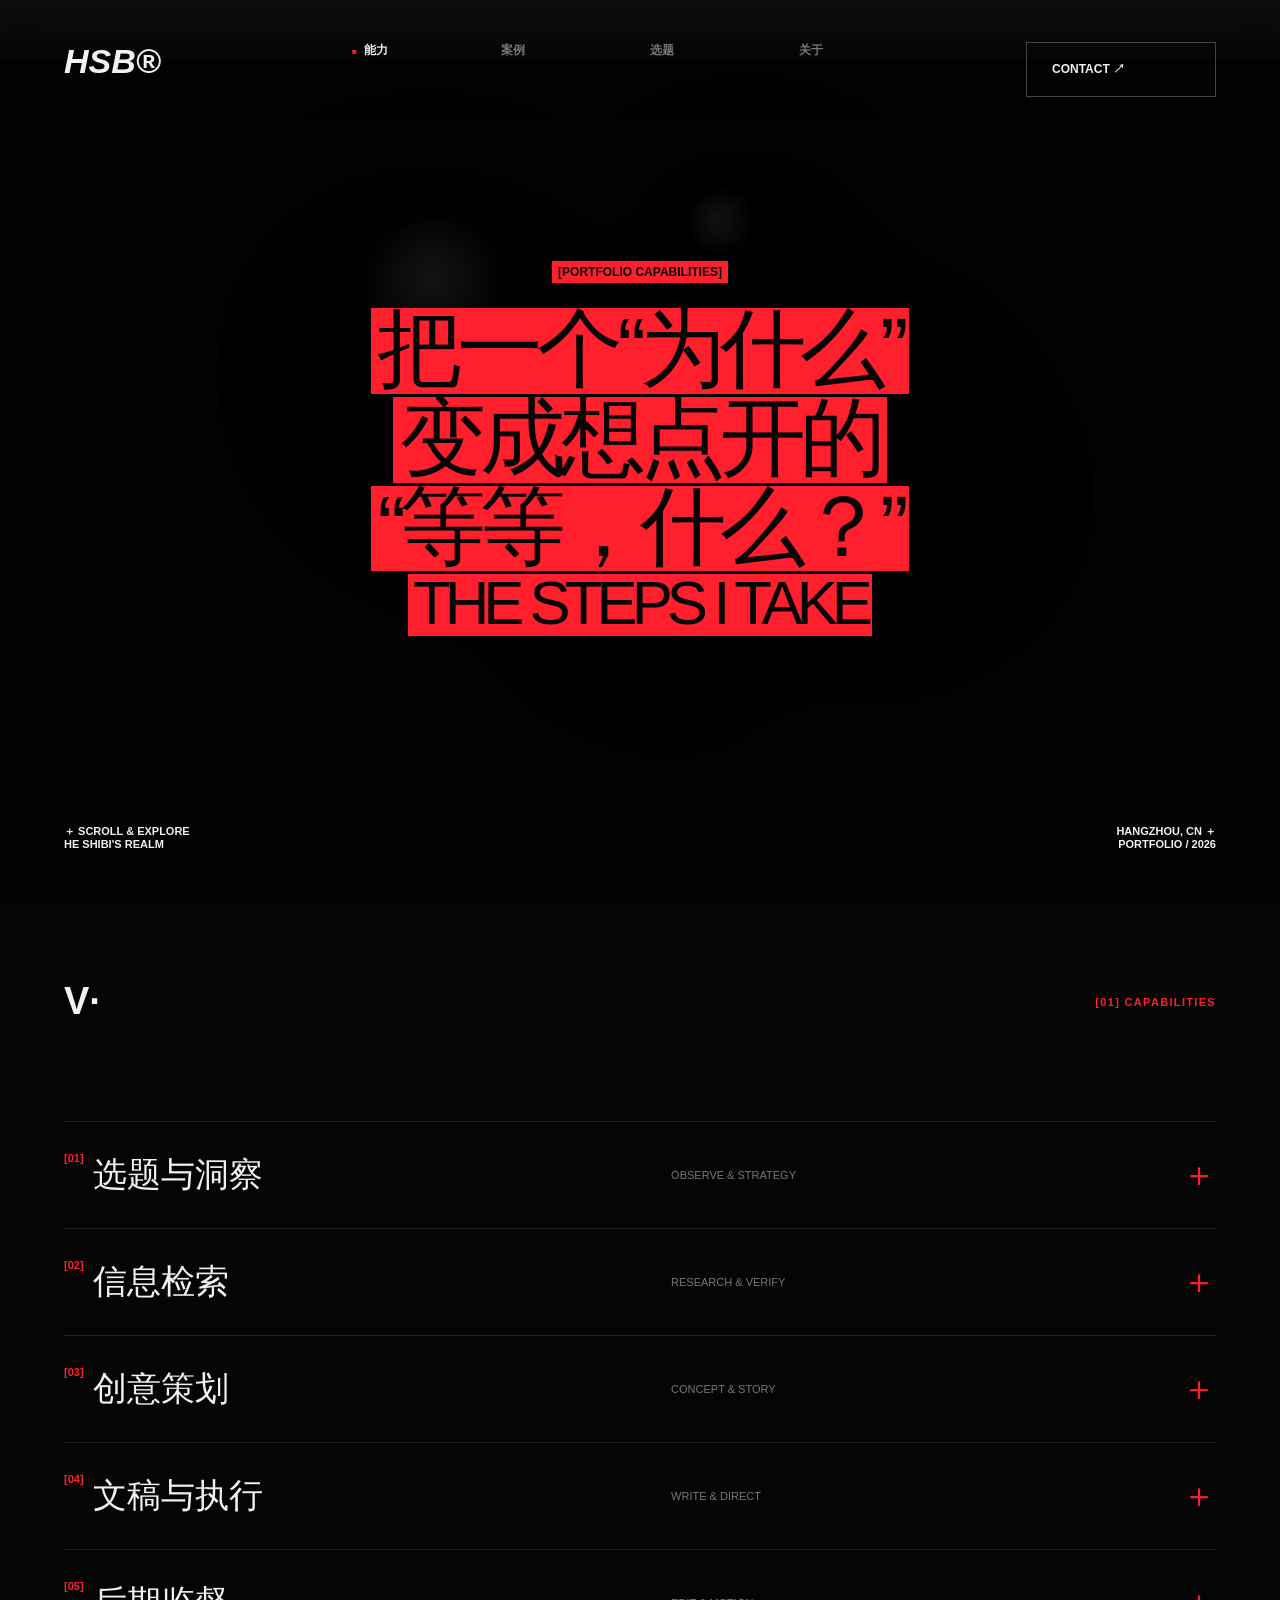
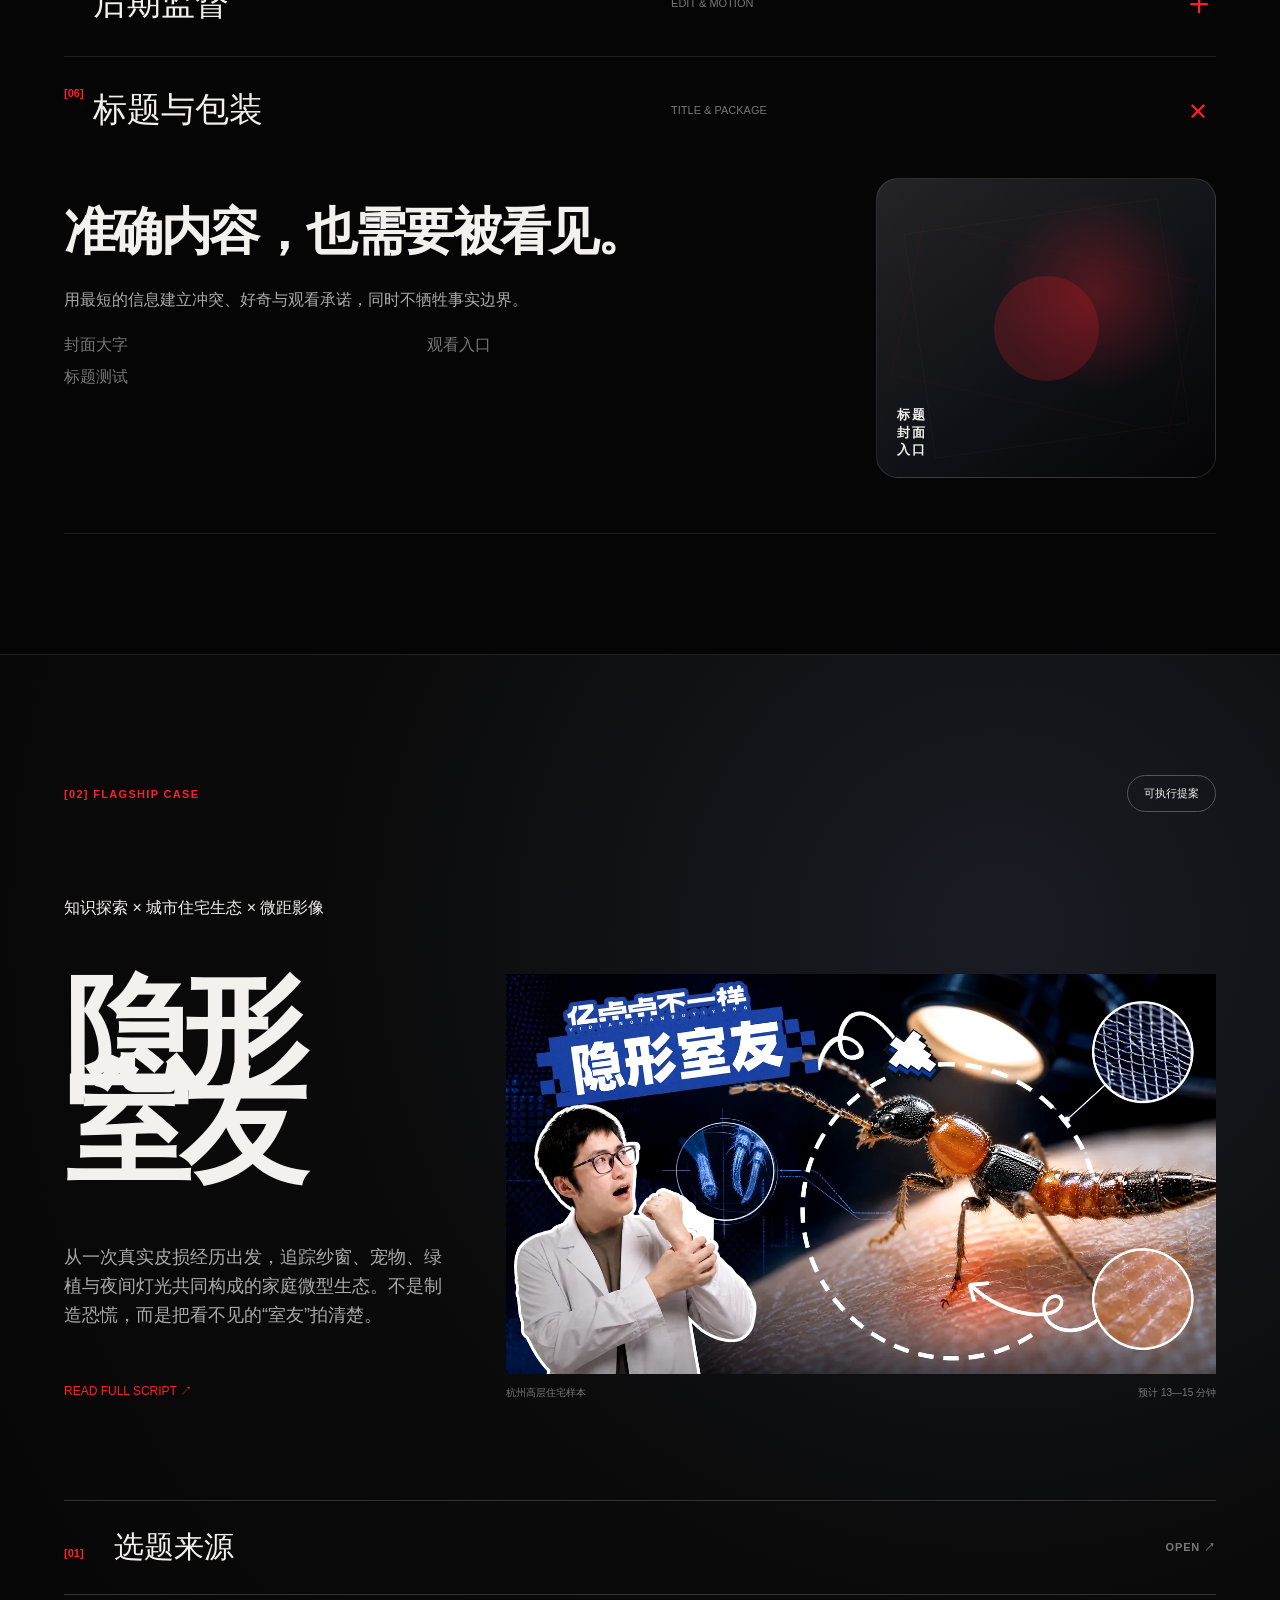
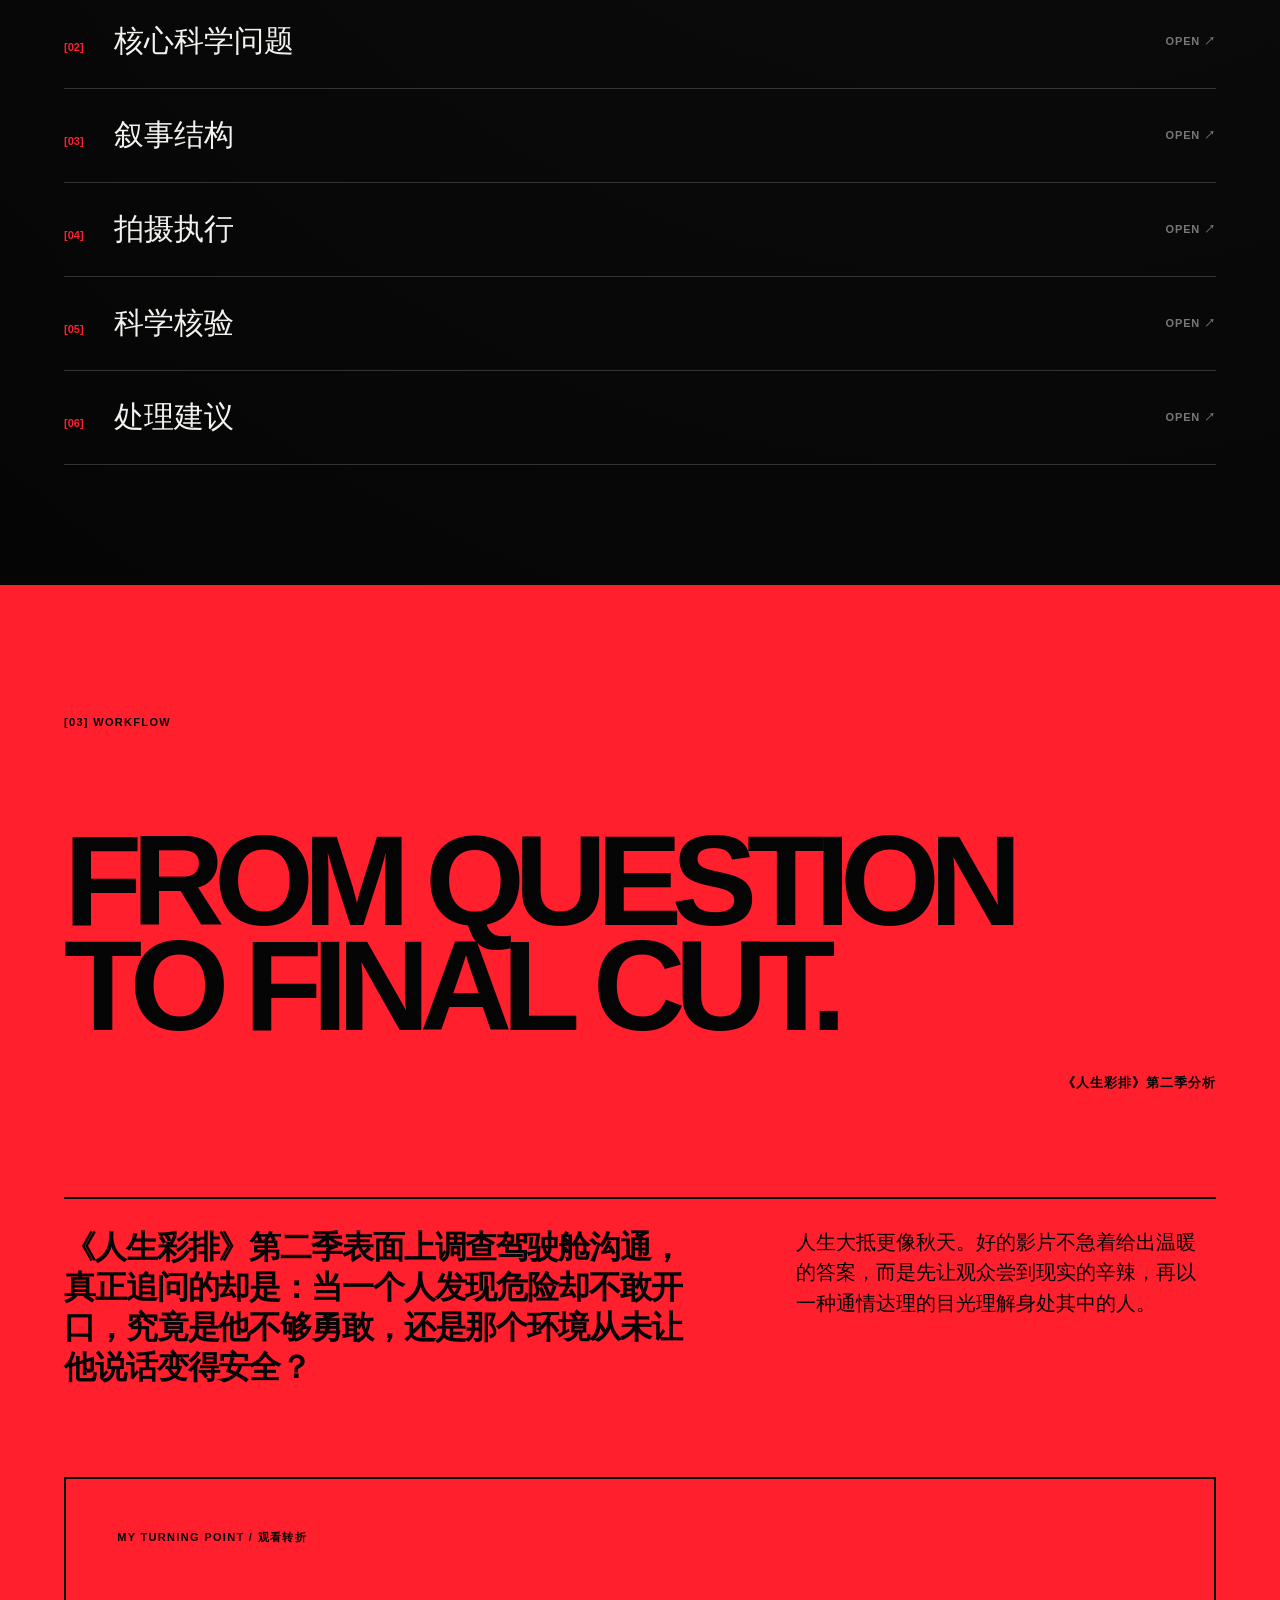
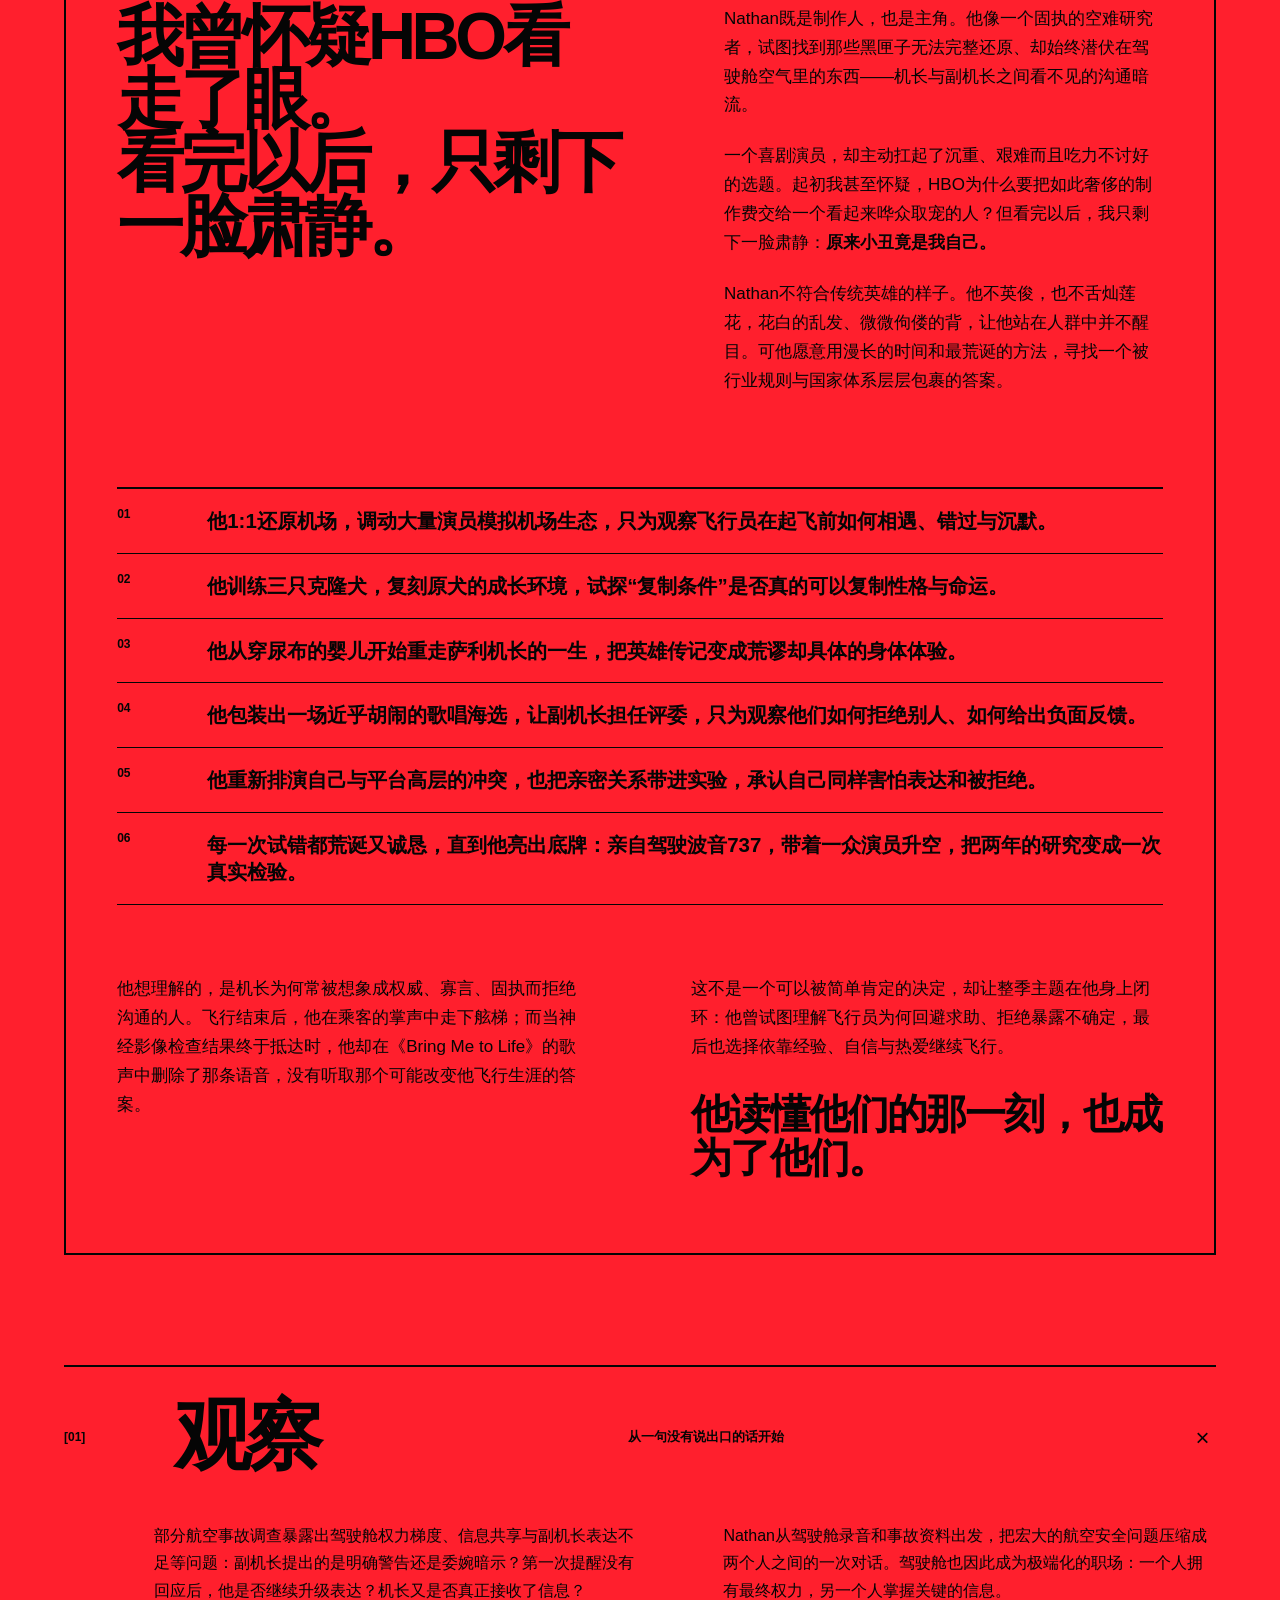
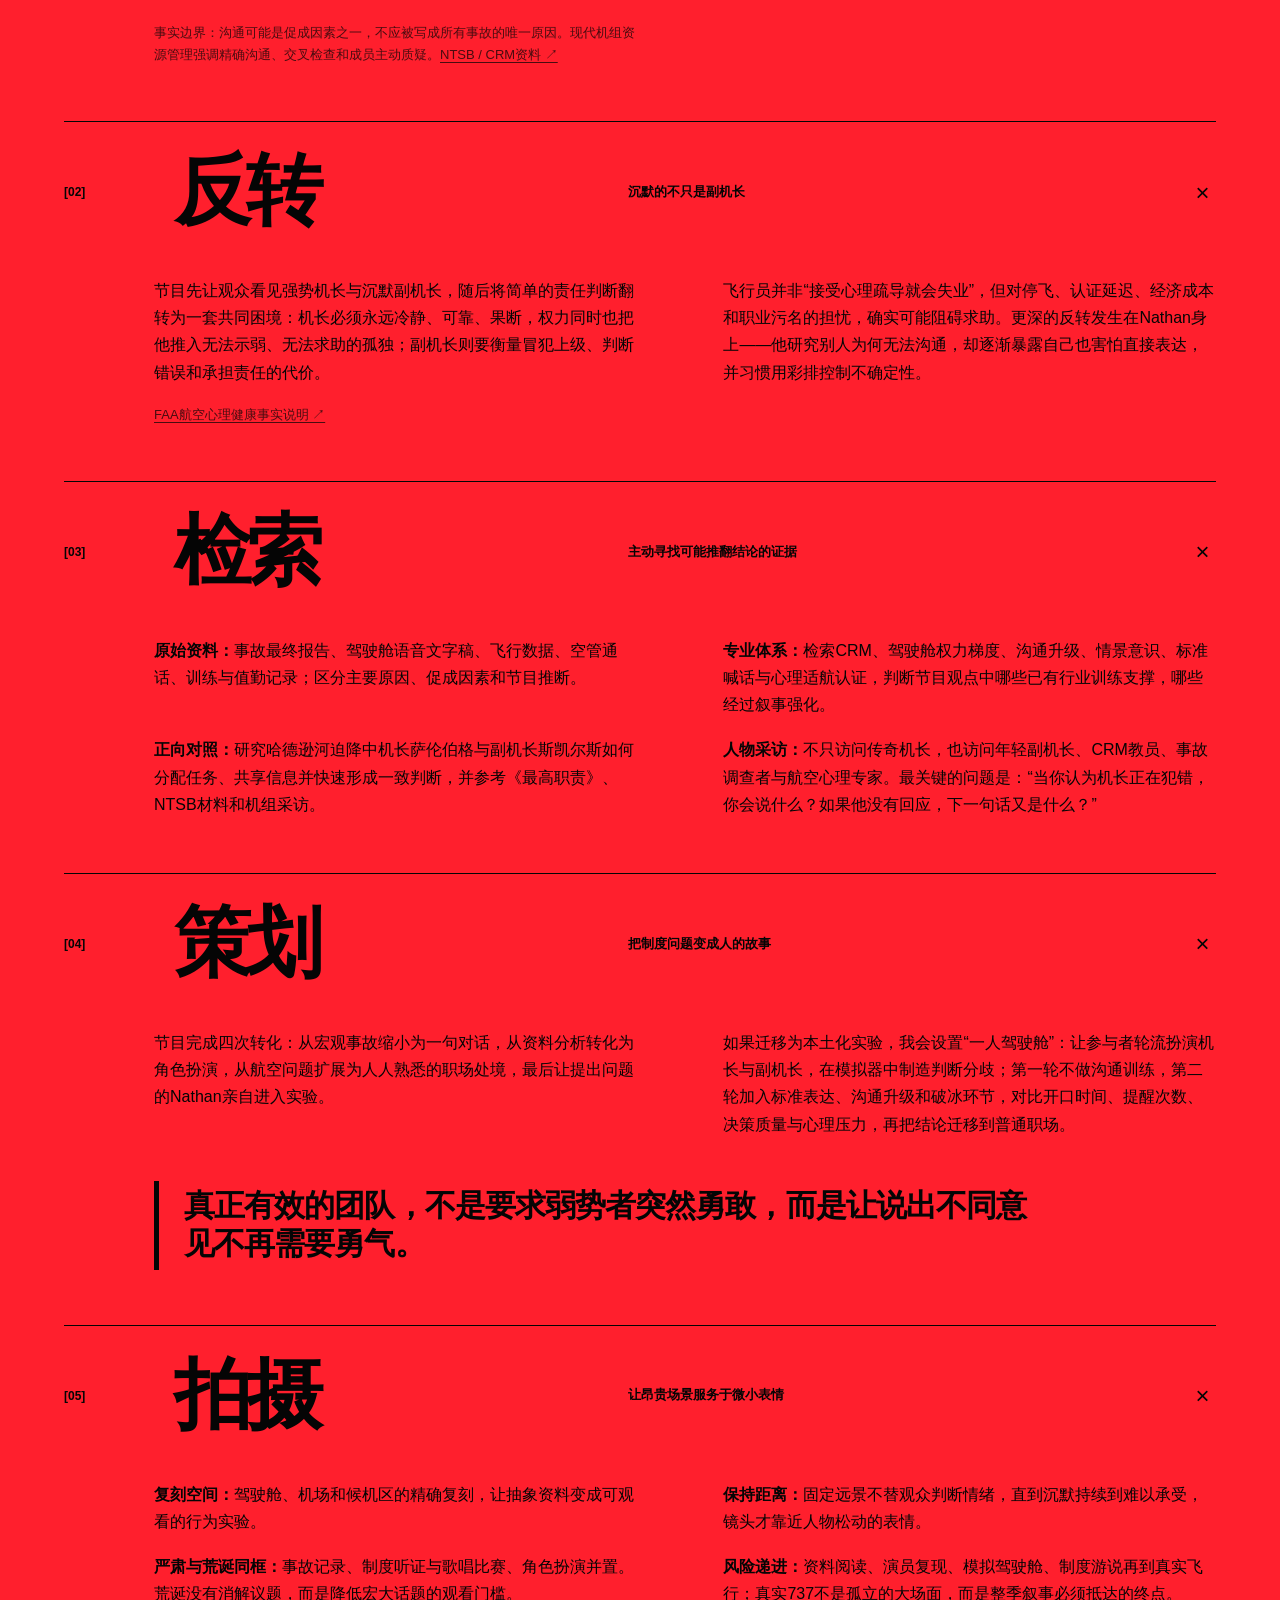
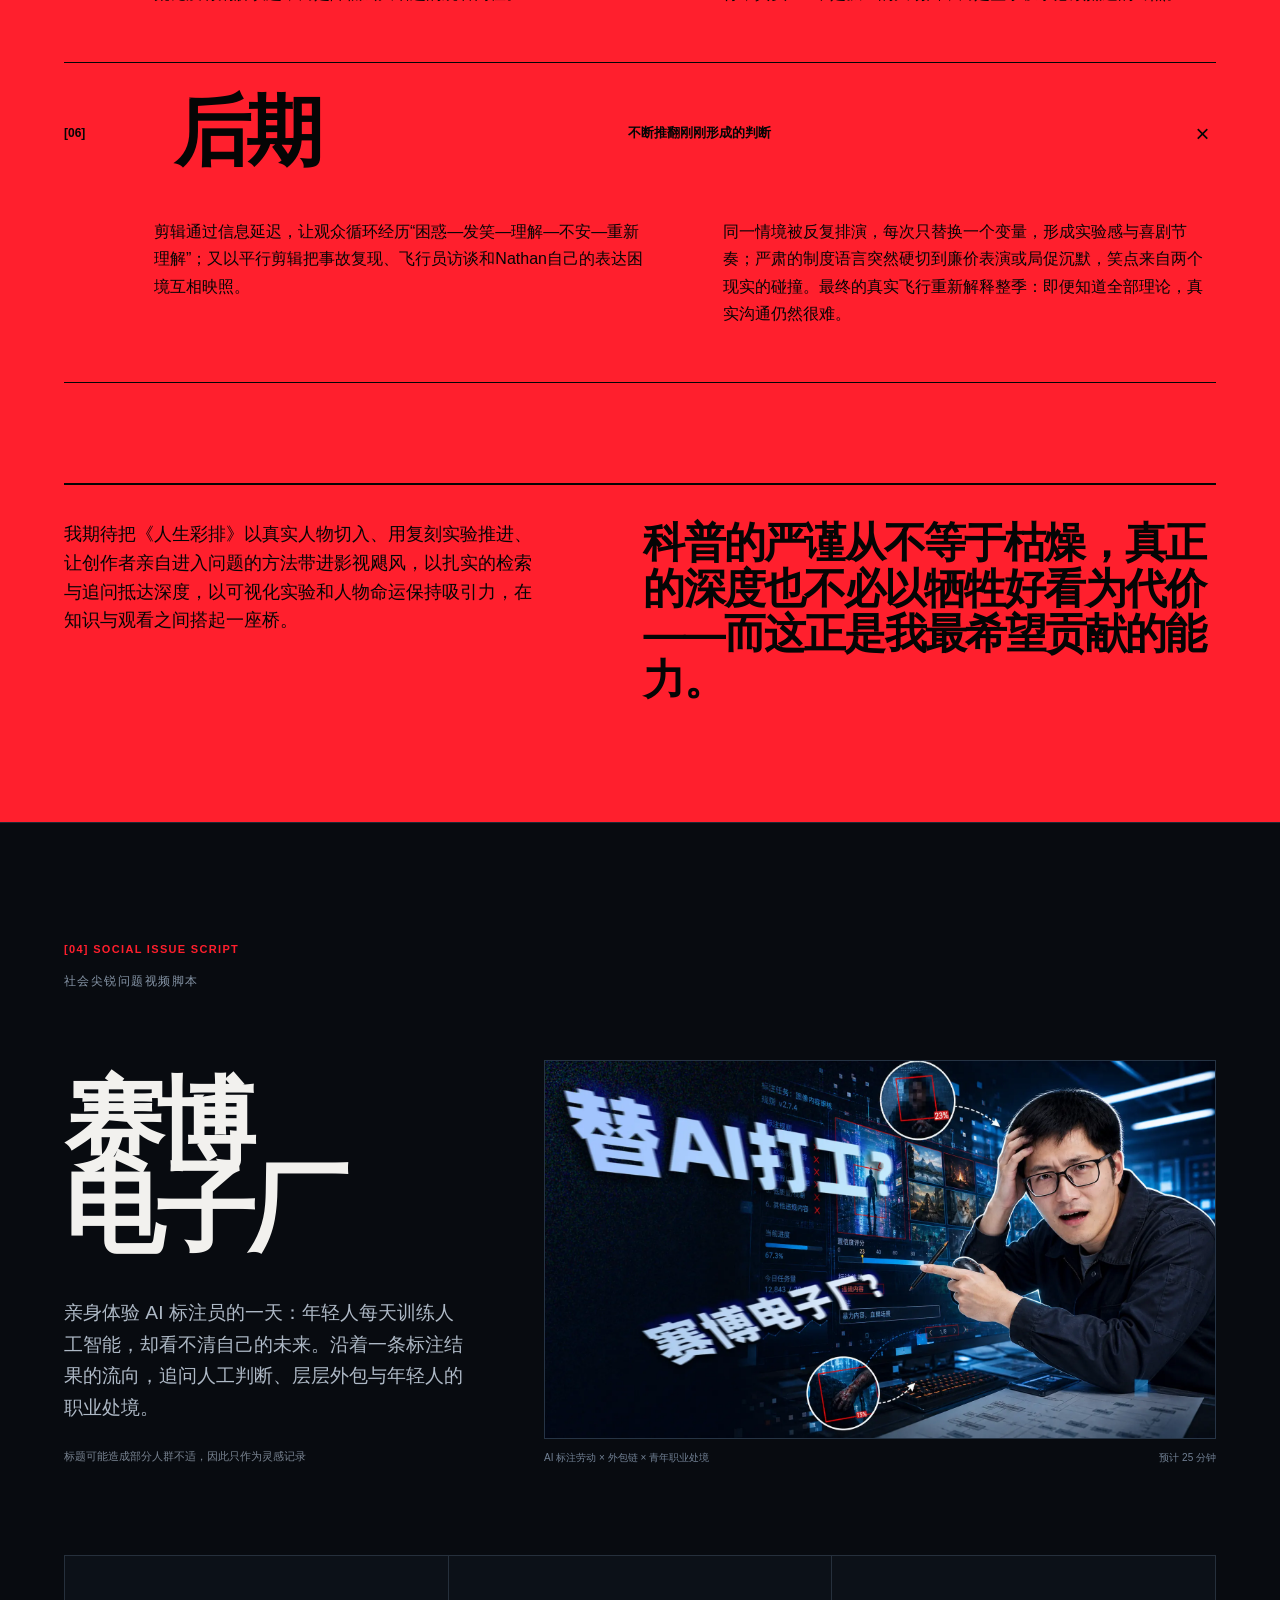
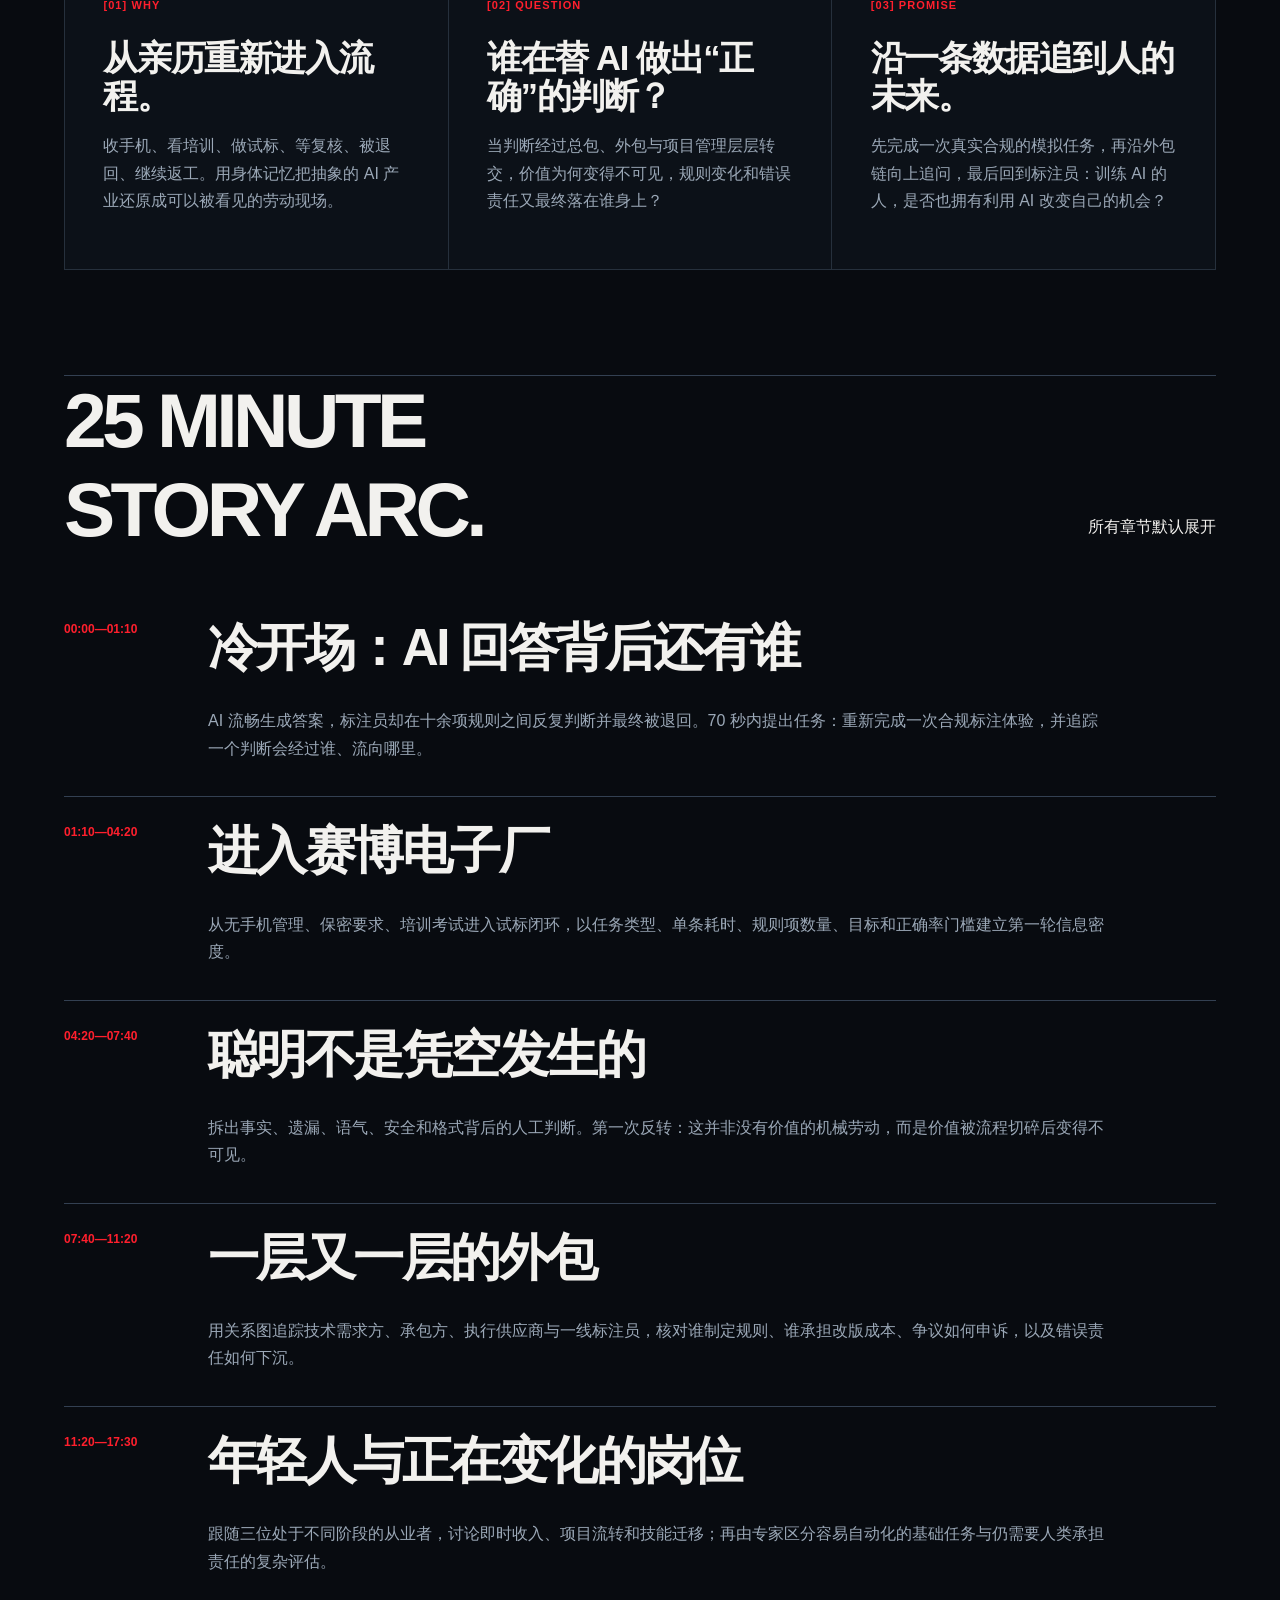
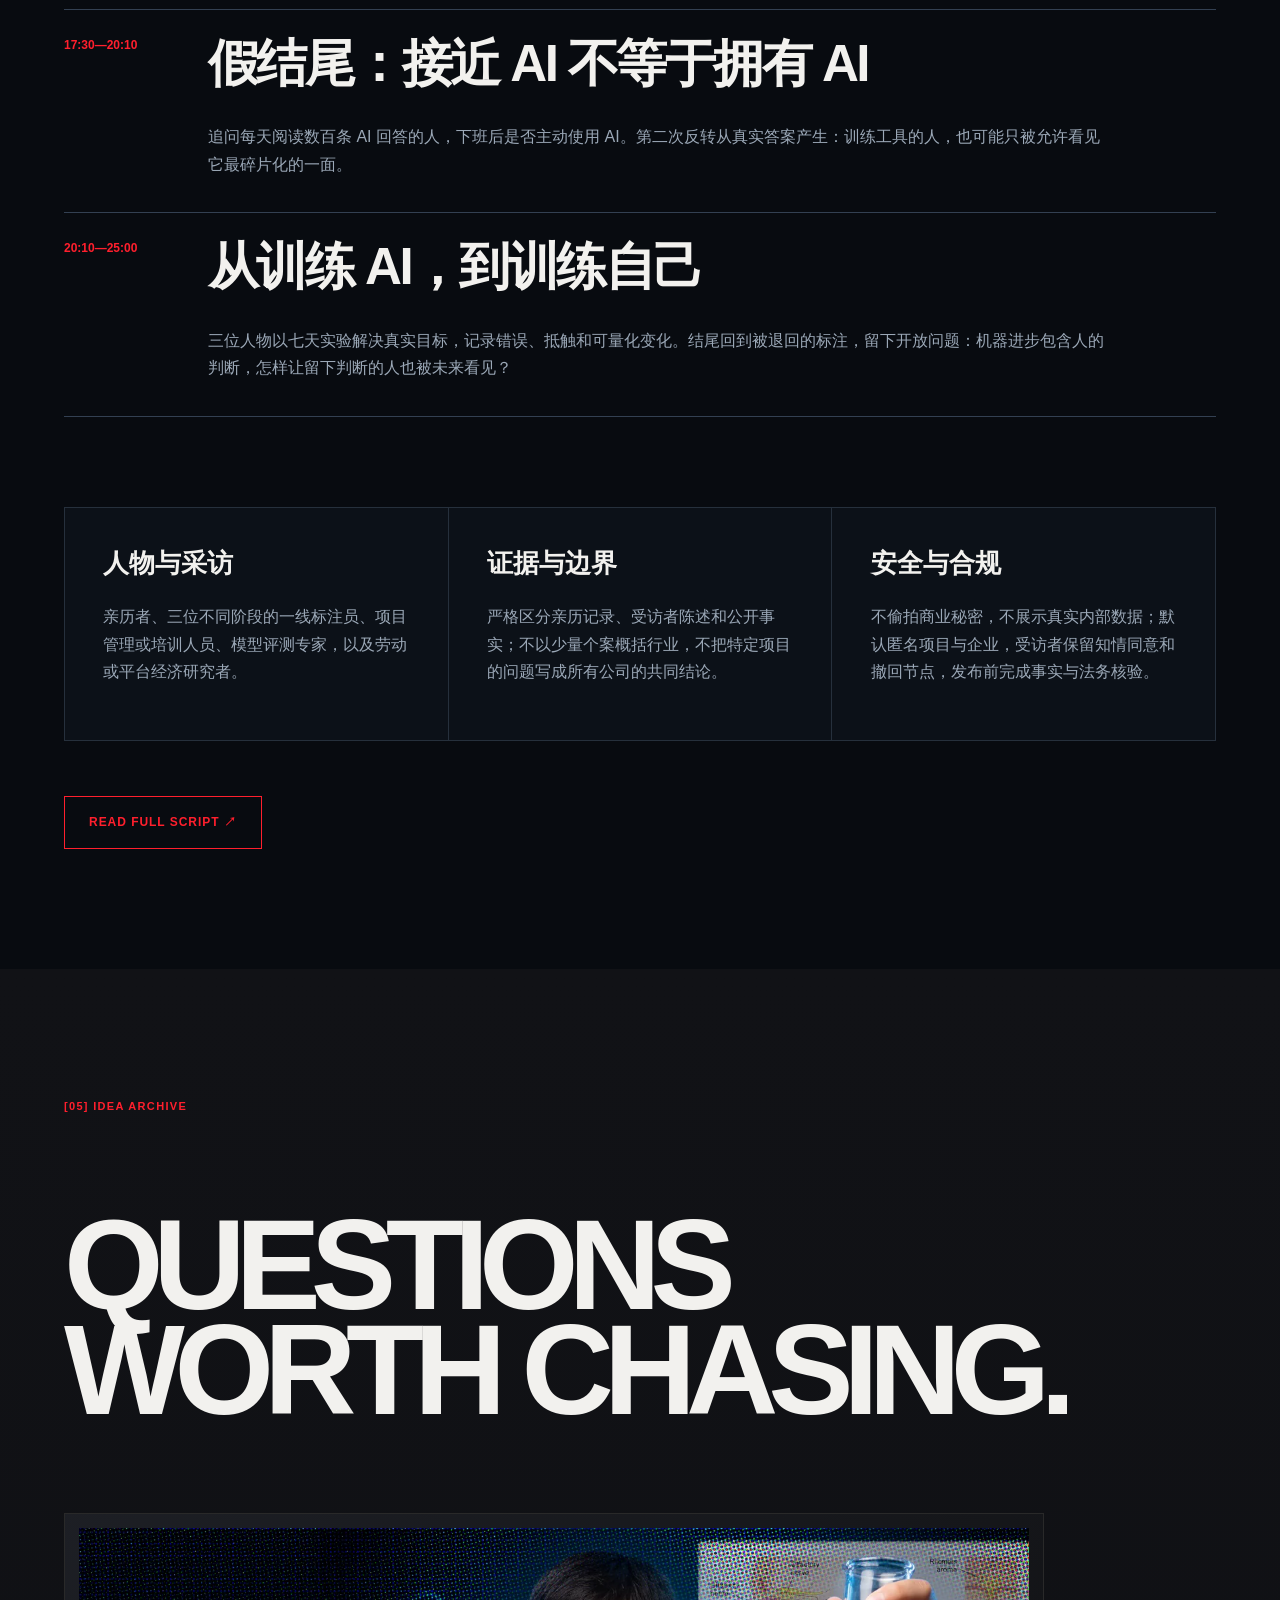
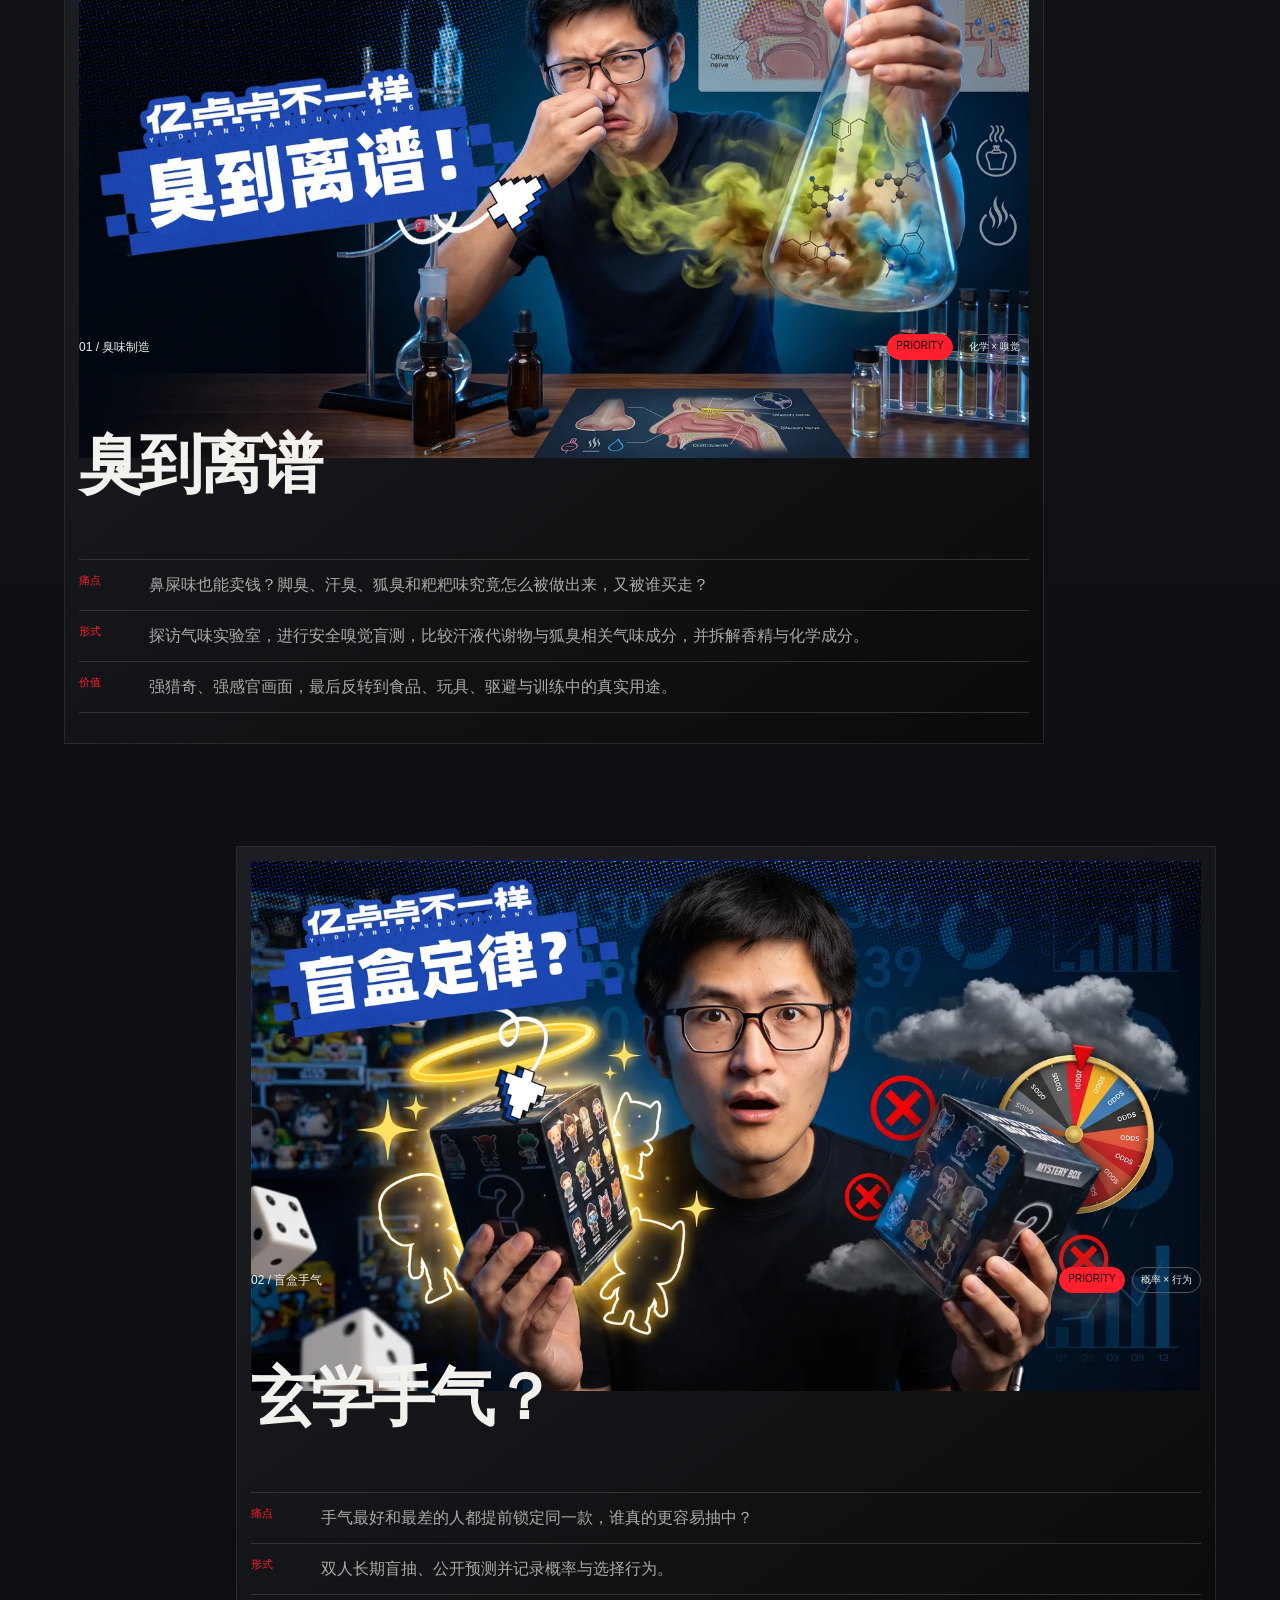
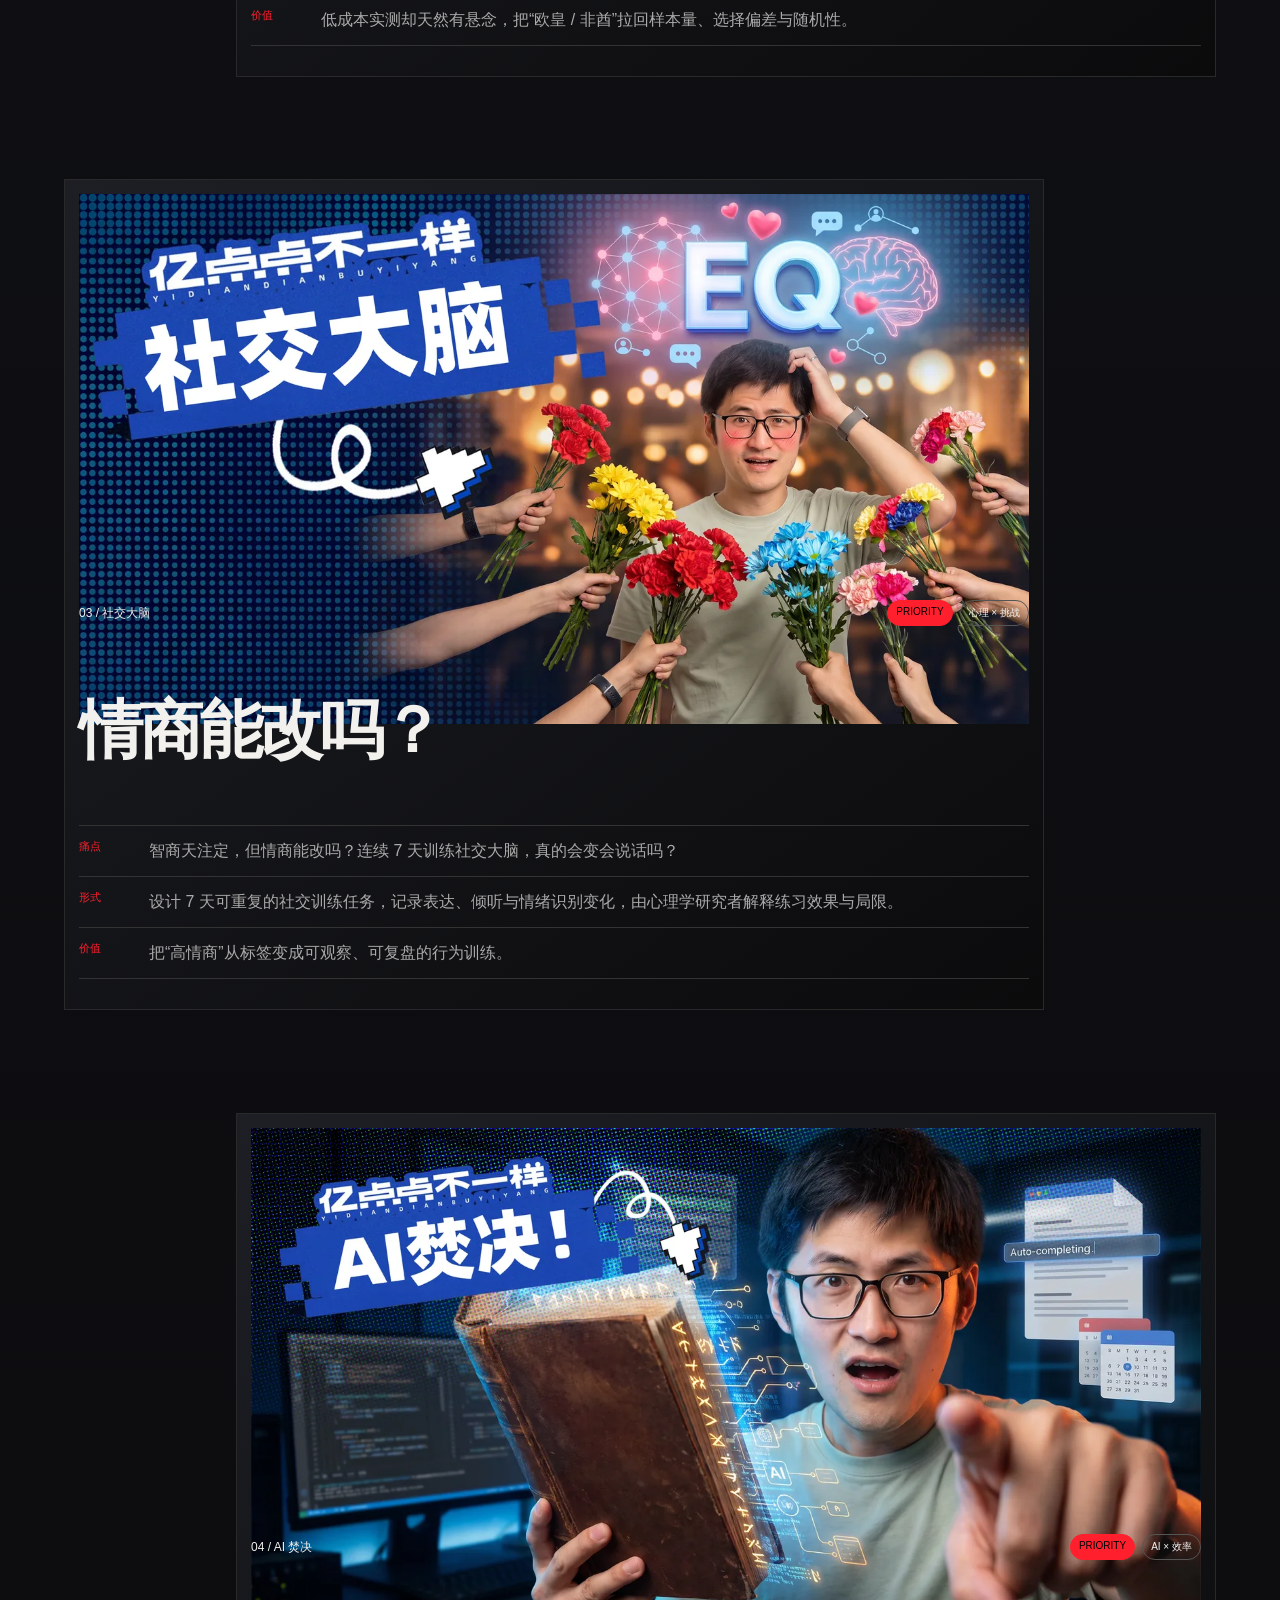
<file: index.html>
<!doctype html>
<html lang="zh-CN">
  <head>
    <meta charset="utf-8" />
    <meta name="viewport" content="width=device-width,initial-scale=1" />
    <meta name="description" content="和氏璧的短视频编导与创意策划作品集" />
    <title>和氏璧｜短视频编导 · 创意策划</title>
    <link rel="stylesheet" href="assets/css/portfolio.css" />
    <link rel="stylesheet" href="assets/css/image-fix.css" />
    <link rel="stylesheet" href="assets/css/rehearsal-study.css" />
    <link rel="stylesheet" href="assets/css/ai-annotation-study.css" />
  </head>
  <body>
    <header class="site-header">
      <a class="brand" href="#hero">HSB®</a>
      <nav>
        <a class="active" href="#capability-accordion">能力</a
        ><a href="#flagship">案例</a><a href="#ideas">选题</a
        ><a href="#about">关于</a>
      </nav>
      <a class="header-cta" href="#about">CONTACT ↗</a>
    </header>
    <main>
      <section id="hero" class="hero chapter">
        <canvas id="hero-dot-grid" class="hero-dot-grid" aria-hidden="true"></canvas>
        <div class="hero-glass-overlay" aria-hidden="true"></div>
        <div class="hero-object" aria-hidden="true">
          <i></i><i></i><i></i><i></i>
        </div>
        <div class="hero-center">
          <p class="hero-kicker">[PORTFOLIO CAPABILITIES]</p>
          <h1 id="hero-title" class="hero-title hero-redline" data-parallax>
            <span class="hero-title__line" data-shift="-.025"
              >把一个“为什么”</span
            ><span class="hero-title__line" data-shift=".025">变成想点开的</span
            ><span class="hero-title__line" data-shift="-.016"
              >“等等，什么？”</span
            ><span
              class="hero-title__line hero-title__line--en"
              data-shift=".012"
              >THE STEPS I TAKE</span
            >
          </h1>
        </div>
        <p class="hero-corner left">
          ＋ SCROLL & EXPLORE<br />HE SHIBI'S REALM
        </p>
        <p class="hero-corner right">HANGZHOU, CN ＋<br />PORTFOLIO / 2026</p>
      </section>
      <section id="capability-accordion" class="capabilities chapter">
        <div class="section-top">
          <p class="mono-logo">V·</p>
          <p class="section-index">[01] CAPABILITIES</p>
        </div>
        <h2 class="sr-only">编导能力</h2>
        <div class="capability-stack">
          <details class="capability-fold" open>
            <summary>
              <span><b>[01]</b> 选题与洞察</span><em>OBSERVE & STRATEGY</em
              ><i>＋</i>
            </summary>
            <div class="fold-body">
              <div>
                <h3>从一个不合理的瞬间开始。</h3>
                <p>
                  捕捉真实痛点、反常识冲突和用户情绪，把朦胧好奇变成值得验证的节目问题。
                </p>
                <ul>
                  <li>用户痛点观察</li>
                  <li>平台内容扫描</li>
                  <li>选题价值判断</li>
                </ul>
              </div>
              <div class="fold-visual visual-eye" data-keywords="洞察 · 痛点 · 价值"><span></span><strong class="visual-keywords">洞察<br />痛点<br />价值</strong></div>
            </div>
          </details>
          <details class="capability-fold">
            <summary>
              <span><b>[02]</b> 信息检索</span><em>RESEARCH & VERIFY</em
              ><i>＋</i>
            </summary>
            <div class="fold-body">
              <div>
                <h3>先验证，再下结论。</h3>
                <p>
                  区分事实、推断和待核验问题，用专家与权威材料为叙事划定边界。
                </p>
                <ul>
                  <li>论文与权威资料</li>
                  <li>专家采访问题</li>
                  <li>事实核验清单</li>
                </ul>
              </div>
              <div class="fold-visual visual-orbit" data-keywords="事实 · 证据 · 边界"><span></span><strong class="visual-keywords">事实<br />证据<br />边界</strong></div>
            </div>
          </details>
          <details class="capability-fold">
            <summary>
              <span><b>[03]</b> 创意策划</span><em>CONCEPT & STORY</em><i>＋</i>
            </summary>
            <div class="fold-body">
              <div>
                <h3>让知识拥有打开方式。</h3>
                <p>
                  把答案改写为有开场、推进、转折和收束的节目结构，并设计可拍的视觉实验。
                </p>
                <ul>
                  <li>叙事结构</li>
                  <li>实验机制</li>
                  <li>场景与镜头</li>
                </ul>
              </div>
              <div class="fold-visual visual-split" data-keywords="结构 · 实验 · 叙事"><span></span><strong class="visual-keywords">结构<br />实验<br />叙事</strong></div>
            </div>
          </details>
          <details class="capability-fold">
            <summary>
              <span><b>[04]</b> 文稿与执行</span><em>WRITE & DIRECT</em
              ><i>＋</i>
            </summary>
            <div class="fold-body">
              <div>
                <h3>文字必须能被现场执行。</h3>
                <p>
                  将策划写成团队能读懂的文稿，对场地、人员、道具和突发变量进行前置控制。
                </p>
                <ul>
                  <li>完整视频文稿</li>
                  <li>拍摄计划</li>
                  <li>现场调度</li>
                </ul>
              </div>
              <div class="fold-visual visual-frame" data-keywords="文稿 · 场景 · 调度"><span></span><strong class="visual-keywords">文稿<br />场景<br />调度</strong></div>
            </div>
          </details>
          <details class="capability-fold">
            <summary>
              <span><b>[05]</b> 后期监督</span><em>EDIT & MOTION</em><i>＋</i>
            </summary>
            <div class="fold-body">
              <div>
                <h3>让信息与情绪朝同一方向。</h3>
                <p>
                  监督剪辑、动效与特效的节奏和准确性，确保每一秒都服务于核心问题。
                </p>
                <ul>
                  <li>剪辑节奏</li>
                  <li>动效沟通</li>
                  <li>成片审核</li>
                </ul>
              </div>
              <div class="fold-visual visual-cut" data-keywords="节奏 · 动效 · 审核"><span></span><strong class="visual-keywords">节奏<br />动效<br />审核</strong></div>
            </div>
          </details>
          <details class="capability-fold">
            <summary>
              <span><b>[06]</b> 标题与包装</span><em>TITLE & PACKAGE</em
              ><i>＋</i>
            </summary>
            <div class="fold-body">
              <div>
                <h3>准确内容，也需要被看见。</h3>
                <p>
                  用最短的信息建立冲突、好奇与观看承诺，同时不牺牲事实边界。
                </p>
                <ul>
                  <li>封面大字</li>
                  <li>标题测试</li>
                  <li>观看入口</li>
                </ul>
              </div>
              <div class="fold-visual visual-dot" data-keywords="标题 · 封面 · 入口"><span></span><strong class="visual-keywords">标题<br />封面<br />入口</strong></div>
            </div>
          </details>
        </div>
      </section>
      <section id="flagship" class="flagship chapter">
        <div class="section-bar">
          <p class="section-index">[02] FLAGSHIP CASE</p>
          <span class="proposal-pill">可执行提案</span>
        </div>
        <div class="flagship-grid">
          <div class="flagship-copy reveal">
            <p>知识探索 × 城市住宅生态 × 微距影像</p>
            <h2 id="flagship-title">隐形<br />室友</h2>
            <p class="lead">
              从一次真实皮损经历出发，追踪纱窗、宠物、绿植与夜间灯光共同构成的家庭微型生态。不是制造恐慌，而是把看不见的“室友”拍清楚。
            </p>
            <a
              href="content/invisible-roommate-script-viewer.html"
              target="_blank"
              rel="noopener"
              >READ FULL SCRIPT ↗</a
            >
          </div>
          <figure
            class="flagship-media reveal"
            data-asset-slot="flagship-cover"
          >
            <img
              src="assets/images/invisible-roommate-cover.webp"
              alt="《隐形室友》视频提案封面，展示隐翅虫与皮肤接触的微距画面"
              width="3840"
              height="2160"
              loading="lazy"
              draggable="false"
              sizes="85vw"
            />
            <figcaption>
              <span>杭州高层住宅样本</span><span>预计 13—15 分钟</span>
            </figcaption>
          </figure>
        </div>
        <div class="case-modules">
          <details>
            <summary><b>[01]</b>选题来源</summary>
            <p class="module-summary">
              从真实经历建立悬念，不以个人经历代替结论。
            </p>
            <div class="script-section" data-script-section="source">
              正在载入文字稿…
            </div>
          </details>
          <details>
            <summary><b>[02]</b>核心科学问题</summary>
            <p class="module-summary">隐翅虫毒素与家庭昆虫生态。</p>
            <div class="script-section" data-script-section="science">
              正在载入文字稿…
            </div>
          </details>
          <details>
            <summary><b>[03]</b>叙事结构</summary>
            <p class="module-summary">从个人皮损扩展至整套住宅生态。</p>
            <div class="script-section" data-script-section="narrative">
              正在载入文字稿…
            </div>
          </details>
          <details>
            <summary><b>[04]</b>拍摄执行</summary>
            <p class="module-summary">
              用微距、路线与环境实验把抽象机制拍出来。
            </p>
            <div class="script-section" data-script-section="shooting">
              正在载入文字稿…
            </div>
          </details>
          <details>
            <summary><b>[05]</b>科学核验</summary>
            <p class="module-summary">明确事实、推断和专家核验边界。</p>
            <div class="script-section" data-script-section="verification">
              正在载入文字稿…
            </div>
          </details>
          <details>
            <summary><b>[06]</b>处理建议</summary>
            <p class="module-summary">从识别风险走向可执行处理。</p>
            <div class="script-section" data-script-section="treatment">
              正在载入文字稿…
            </div>
          </details>
        </div>
      </section>
      <section id="process" class="process chapter">
        <div class="process-heading">
          <p class="section-index">[03] FRAME STUDY · THE REHEARSAL S2</p>
          <p class="process-note">航空安全 × 权力梯度 × 人际沟通</p>
        </div>
        <h2>当副机长<br />选择沉默</h2>
        <div class="process-intro">
          <p class="process-lead">
            《人生彩排》第二季表面上调查驾驶舱沟通，真正追问的却是：当一个人发现危险却不敢开口，究竟是他不够勇敢，还是那个环境从未让他说话变得安全？
          </p>
          <p>
            人生大抵更像秋天。好的影片不急着给出温暖的答案，而是先让观众尝到现实的辛辣，再以一种通情达理的目光理解身处其中的人。
          </p>
        </div>
        <div class="process-list">
          <details class="process-step" open>
            <summary>
              <b>[01]</b>
              <h3>观察</h3>
              <span>从一句没有说出口的话开始</span>
            </summary>
            <div class="process-copy">
              <p>
                部分航空事故调查暴露出驾驶舱权力梯度、信息共享与副机长表达不足等问题：副机长提出的是明确警告还是委婉暗示？第一次提醒没有回应后，他是否继续升级表达？机长又是否真正接收了信息？
              </p>
              <p>
                Nathan从驾驶舱录音和事故资料出发，把宏大的航空安全问题压缩成两个人之间的一次对话。驾驶舱也因此成为极端化的职场：一个人拥有最终权力，另一个人掌握关键的信息。
              </p>
              <p class="process-source">
                事实边界：沟通可能是促成因素之一，不应被写成所有事故的唯一原因。现代机组资源管理强调精确沟通、交叉检查和成员主动质疑。<a
                  href="https://www.ntsb.gov/investigations/AccidentReports/Reports/AAR0502.pdf"
                  target="_blank"
                  rel="noreferrer"
                  >NTSB / CRM资料 ↗</a
                >
              </p>
            </div>
          </details>
          <details class="process-step" open>
            <summary>
              <b>[02]</b>
              <h3>反转</h3>
              <span>沉默的不只是副机长</span>
            </summary>
            <div class="process-copy">
              <p>
                节目先让观众看见强势机长与沉默副机长，随后将简单的责任判断翻转为一套共同困境：机长必须永远冷静、可靠、果断，权力同时也把他推入无法示弱、无法求助的孤独；副机长则要衡量冒犯上级、判断错误和承担责任的代价。
              </p>
              <p>
                飞行员并非“接受心理疏导就会失业”，但对停飞、认证延迟、经济成本和职业污名的担忧，确实可能阻碍求助。更深的反转发生在Nathan身上——他研究别人为何无法沟通，却逐渐暴露自己也害怕直接表达，并习惯用彩排控制不确定性。
              </p>
              <p class="process-source">
                <a
                  href="https://www.faa.gov/about/officeorg/headquartersoffices/avs/fact-checking-medical-myths-aviation"
                  target="_blank"
                  rel="noreferrer"
                  >FAA航空心理健康事实说明 ↗</a
                >
              </p>
            </div>
          </details>
          <details class="process-step" open>
            <summary>
              <b>[03]</b>
              <h3>检索</h3>
              <span>主动寻找可能推翻结论的证据</span>
            </summary>
            <div class="process-copy">
              <p>
                <strong>原始资料：</strong
                >事故最终报告、驾驶舱语音文字稿、飞行数据、空管通话、训练与值勤记录；区分主要原因、促成因素和节目推断。
              </p>
              <p>
                <strong>专业体系：</strong
                >检索CRM、驾驶舱权力梯度、沟通升级、情景意识、标准喊话与心理适航认证，判断节目观点中哪些已有行业训练支撑，哪些经过叙事强化。
              </p>
              <p>
                <strong>正向对照：</strong
                >研究哈德逊河迫降中机长萨伦伯格与副机长斯凯尔斯如何分配任务、共享信息并快速形成一致判断，并参考《最高职责》、NTSB材料和机组采访。
              </p>
              <p>
                <strong>人物采访：</strong
                >不只访问传奇机长，也访问年轻副机长、CRM教员、事故调查者与航空心理专家。最关键的问题是：“当你认为机长正在犯错，你会说什么？如果他没有回应，下一句话又是什么？”
              </p>
            </div>
          </details>
          <details class="process-step" open>
            <summary>
              <b>[04]</b>
              <h3>策划</h3>
              <span>把制度问题变成人的故事</span>
            </summary>
            <div class="process-copy">
              <p>
                节目完成四次转化：从宏观事故缩小为一句对话，从资料分析转化为角色扮演，从航空问题扩展为人人熟悉的职场处境，最后让提出问题的Nathan亲自进入实验。
              </p>
              <p>
                如果迁移为本土化实验，我会设置“一人驾驶舱”：让参与者轮流扮演机长与副机长，在模拟器中制造判断分歧；第一轮不做沟通训练，第二轮加入标准表达、沟通升级和破冰环节，对比开口时间、提醒次数、决策质量与心理压力，再把结论迁移到普通职场。
              </p>
              <blockquote>
                真正有效的团队，不是要求弱势者突然勇敢，而是让说出不同意见不再需要勇气。
              </blockquote>
            </div>
          </details>
          <details class="process-step" open>
            <summary>
              <b>[05]</b>
              <h3>拍摄</h3>
              <span>让昂贵场景服务于微小表情</span>
            </summary>
            <div class="process-copy">
              <p>
                <strong>复刻空间：</strong
                >驾驶舱、机场和候机区的精确复刻，让抽象资料变成可观看的行为实验。
              </p>
              <p>
                <strong>保持距离：</strong
                >固定远景不替观众判断情绪，直到沉默持续到难以承受，镜头才靠近人物松动的表情。
              </p>
              <p>
                <strong>严肃与荒诞同框：</strong
                >事故记录、制度听证与歌唱比赛、角色扮演并置。荒诞没有消解议题，而是降低宏大话题的观看门槛。
              </p>
              <p>
                <strong>风险递进：</strong
                >资料阅读、演员复现、模拟驾驶舱、制度游说再到真实飞行；真实737不是孤立的大场面，而是整季叙事必须抵达的终点。
              </p>
            </div>
          </details>
          <details class="process-step" open>
            <summary>
              <b>[06]</b>
              <h3>后期</h3>
              <span>不断推翻刚刚形成的判断</span>
            </summary>
            <div class="process-copy">
              <p>
                剪辑通过信息延迟，让观众循环经历“困惑—发笑—理解—不安—重新理解”；又以平行剪辑把事故复现、飞行员访谈和Nathan自己的表达困境互相映照。
              </p>
              <p>
                同一情境被反复排演，每次只替换一个变量，形成实验感与喜剧节奏；严肃的制度语言突然硬切到廉价表演或局促沉默，笑点来自两个现实的碰撞。最终的真实飞行重新解释整季：即便知道全部理论，真实沟通仍然很难。
              </p>
            </div>
          </details>
        </div>
        <div class="process-outro">
          <p>
            我期待把《人生彩排》以真实人物切入、用复刻实验推进、让创作者亲自进入问题的方法带进影视飓风，以扎实的检索与追问抵达深度，以可视化实验和人物命运保持吸引力，在知识与观看之间搭起一座桥。
          </p>
          <strong
            >科普的严谨从不等于枯燥，真正的深度也不必以牺牲好看为代价——而这正是我最希望贡献的能力。</strong
          >
        </div>
      </section>
      <section id="ai-annotation" class="ai-study chapter">
        <p class="section-index">[04] SOCIAL ISSUE SCRIPT</p>
        <p class="ai-study__label">社会尖锐问题视频脚本</p>
        <div class="ai-study__hero">
          <div class="ai-study__copy reveal">
            <h2>赛博<br />电子厂</h2>
            <p class="ai-study__dek">
              亲身体验 AI
              标注员的一天：年轻人每天训练人工智能，却看不清自己的未来。沿着一条标注结果的流向，追问人工判断、层层外包与年轻人的职业处境。
            </p>
            <small class="ai-study__warning"
              >标题可能造成部分人群不适，因此只作为灵感记录</small
            >
          </div>
          <figure class="ai-study__poster reveal">
            <img
              src="assets/images/ai-annotation-cover.webp"
              alt="《赛博电子厂》AI 标注员深度选题海报，人物面对数据标注界面与被框选的图像"
              width="1920"
              height="1080"
              loading="lazy"
              draggable="false"
              sizes="(max-width: 900px) 90vw, 58vw"
            />
            <figcaption>
              <span>AI 标注劳动 × 外包链 × 青年职业处境</span>
              <span>预计 25 分钟</span>
            </figcaption>
          </figure>
        </div>

        <div class="ai-study__premise">
          <article>
            <b>[01] WHY</b>
            <h3>从亲历重新进入流程。</h3>
            <p>
              收手机、看培训、做试标、等复核、被退回、继续返工。用身体记忆把抽象的 AI
              产业还原成可以被看见的劳动现场。
            </p>
          </article>
          <article>
            <b>[02] QUESTION</b>
            <h3>谁在替 AI 做出“正确”的判断？</h3>
            <p>
              当判断经过总包、外包与项目管理层层转交，价值为何变得不可见，规则变化和错误责任又最终落在谁身上？
            </p>
          </article>
          <article>
            <b>[03] PROMISE</b>
            <h3>沿一条数据追到人的未来。</h3>
            <p>
              先完成一次真实合规的模拟任务，再沿外包链向上追问，最后回到标注员：训练 AI
              的人，是否也拥有利用 AI 改变自己的机会？
            </p>
          </article>
        </div>

        <div class="ai-study__outline">
          <div class="ai-study__outline-heading">
            <h3>25 MINUTE<br />STORY ARC.</h3>
            <p>所有章节默认展开</p>
          </div>
          <details class="ai-outline-step" open>
            <summary><b>00:00—01:10</b><h4>冷开场：AI 回答背后还有谁</h4></summary>
            <div class="ai-outline-copy">
              <p>
                AI 流畅生成答案，标注员却在十余项规则之间反复判断并最终被退回。70
                秒内提出任务：重新完成一次合规标注体验，并追踪一个判断会经过谁、流向哪里。
              </p>
            </div>
          </details>
          <details class="ai-outline-step" open>
            <summary><b>01:10—04:20</b><h4>进入赛博电子厂</h4></summary>
            <div class="ai-outline-copy">
              <p>
                从无手机管理、保密要求、培训考试进入试标闭环，以任务类型、单条耗时、规则项数量、目标和正确率门槛建立第一轮信息密度。
              </p>
            </div>
          </details>
          <details class="ai-outline-step" open>
            <summary><b>04:20—07:40</b><h4>聪明不是凭空发生的</h4></summary>
            <div class="ai-outline-copy">
              <p>
                拆出事实、遗漏、语气、安全和格式背后的人工判断。第一次反转：这并非没有价值的机械劳动，而是价值被流程切碎后变得不可见。
              </p>
            </div>
          </details>
          <details class="ai-outline-step" open>
            <summary><b>07:40—11:20</b><h4>一层又一层的外包</h4></summary>
            <div class="ai-outline-copy">
              <p>
                用关系图追踪技术需求方、承包方、执行供应商与一线标注员，核对谁制定规则、谁承担改版成本、争议如何申诉，以及错误责任如何下沉。
              </p>
            </div>
          </details>
          <details class="ai-outline-step" open>
            <summary><b>11:20—17:30</b><h4>年轻人与正在变化的岗位</h4></summary>
            <div class="ai-outline-copy">
              <p>
                跟随三位处于不同阶段的从业者，讨论即时收入、项目流转和技能迁移；再由专家区分容易自动化的基础任务与仍需要人类承担责任的复杂评估。
              </p>
            </div>
          </details>
          <details class="ai-outline-step" open>
            <summary><b>17:30—20:10</b><h4>假结尾：接近 AI 不等于拥有 AI</h4></summary>
            <div class="ai-outline-copy">
              <p>
                追问每天阅读数百条 AI 回答的人，下班后是否主动使用 AI。第二次反转从真实答案产生：训练工具的人，也可能只被允许看见它最碎片化的一面。
              </p>
            </div>
          </details>
          <details class="ai-outline-step" open>
            <summary><b>20:10—25:00</b><h4>从训练 AI，到训练自己</h4></summary>
            <div class="ai-outline-copy">
              <p>
                三位人物以七天实验解决真实目标，记录错误、抵触和可量化变化。结尾回到被退回的标注，留下开放问题：机器进步包含人的判断，怎样让留下判断的人也被未来看见？
              </p>
            </div>
          </details>
        </div>

        <div class="ai-study__notes">
          <article>
            <h3>人物与采访</h3>
            <p>
              亲历者、三位不同阶段的一线标注员、项目管理或培训人员、模型评测专家，以及劳动或平台经济研究者。
            </p>
          </article>
          <article>
            <h3>证据与边界</h3>
            <p>
              严格区分亲历记录、受访者陈述和公开事实；不以少量个案概括行业，不把特定项目的问题写成所有公司的共同结论。
            </p>
          </article>
          <article>
            <h3>安全与合规</h3>
            <p>
              不偷拍商业秘密，不展示真实内部数据；默认匿名项目与企业，受访者保留知情同意和撤回节点，发布前完成事实与法务核验。
            </p>
          </article>
        </div>
        <a
          class="ai-study__reader"
          href="content/ai-annotation-script-viewer.html"
          target="_blank"
          rel="noopener"
          >READ FULL SCRIPT ↗</a
        >
      </section>
      <section id="ideas" class="ideas chapter">
        <div class="section-bar">
          <p class="section-index">[05] IDEA ARCHIVE</p>
          <div class="rail-controls">
            <button data-rail-prev aria-label="上一个选题">←</button
            ><button data-rail-next aria-label="下一个选题">→</button>
          </div>
        </div>
        <h2 id="ideas-title" class="ideas-title reveal">
          QUESTIONS<br />WORTH CHASING.
        </h2>
        <div
          class="idea-rail"
          data-idea-rail
          aria-label="有海报的创意选题列表"
        ></div>
      </section>
      <section id="inspiration" class="ideas ideas--inspiration chapter">
        <div class="section-bar">
          <p class="section-index">[05B] IDEA INSPIRATION</p>
          <div class="rail-controls">
            <button data-inspiration-prev aria-label="上一个灵感">←</button
            ><button data-inspiration-next aria-label="下一个灵感">→</button>
          </div>
        </div>
        <h2 class="ideas-title reveal">IDEAS<br />TO DEVELOP.</h2>
        <div
          class="idea-rail"
          data-inspiration-rail
          aria-label="选题灵感列表"
        ></div>
      </section>
      <section id="evidence" class="evidence chapter">
        <p class="section-index">[06] EVIDENCE</p>
        <h2 class="reveal">
          不虚构履历。<br /><span>只展示能交付的证据。</span>
        </h2>
        <div class="evidence-grid">
          <article>
            <strong>01</strong>
            <h3>完整文字稿</h3>
          </article>
          <article>
            <strong>06</strong>
            <h3>案例模块</h3>
          </article>
          <article>
            <strong>13—15</strong>
            <h3>预计分钟</h3>
          </article>
          <article>
            <strong>10</strong>
            <h3>原创选题</h3>
          </article>
        </div>
        <details class="evidence-list">
          <summary>展开核验与交付清单 ＋</summary>
          <ul>
            <li>完整视频文字稿</li>
            <li>科学核验入口</li>
            <li>住宅昆虫调查框架</li>
            <li>镜头与执行描述</li>
          </ul>
        </details>
      </section>
      <section id="about" class="about chapter">
        <p class="section-index">[06] ABOUT & CONTACT</p>
        <h2>和氏璧</h2>
        <div class="about-copy">
          <p>
            短视频编导 / 创意策划。把好奇心拆成能被验证、看见和执行的节目方案。
          </p>
          <p>CONTACT<br /><span>待补充邮箱 / 电话 / 社交账号</span></p>
        </div>
        <a class="back-top" href="#hero">BACK TO TOP ↑</a>
      </section>
    </main>
    <script type="module" src="assets/js/portfolio.js"></script>
    <script type="module" src="assets/js/portfolio-motion.js"></script>
    <script type="module" src="assets/js/idea-rail.js"></script>
    <script type="module" src="assets/js/capability-scroll.js"></script>
    <script type="module" src="assets/js/rehearsal-study.js"></script>
    <script type="module" src="assets/js/hero-interaction.js"></script>
  </body>
</html>
</file>
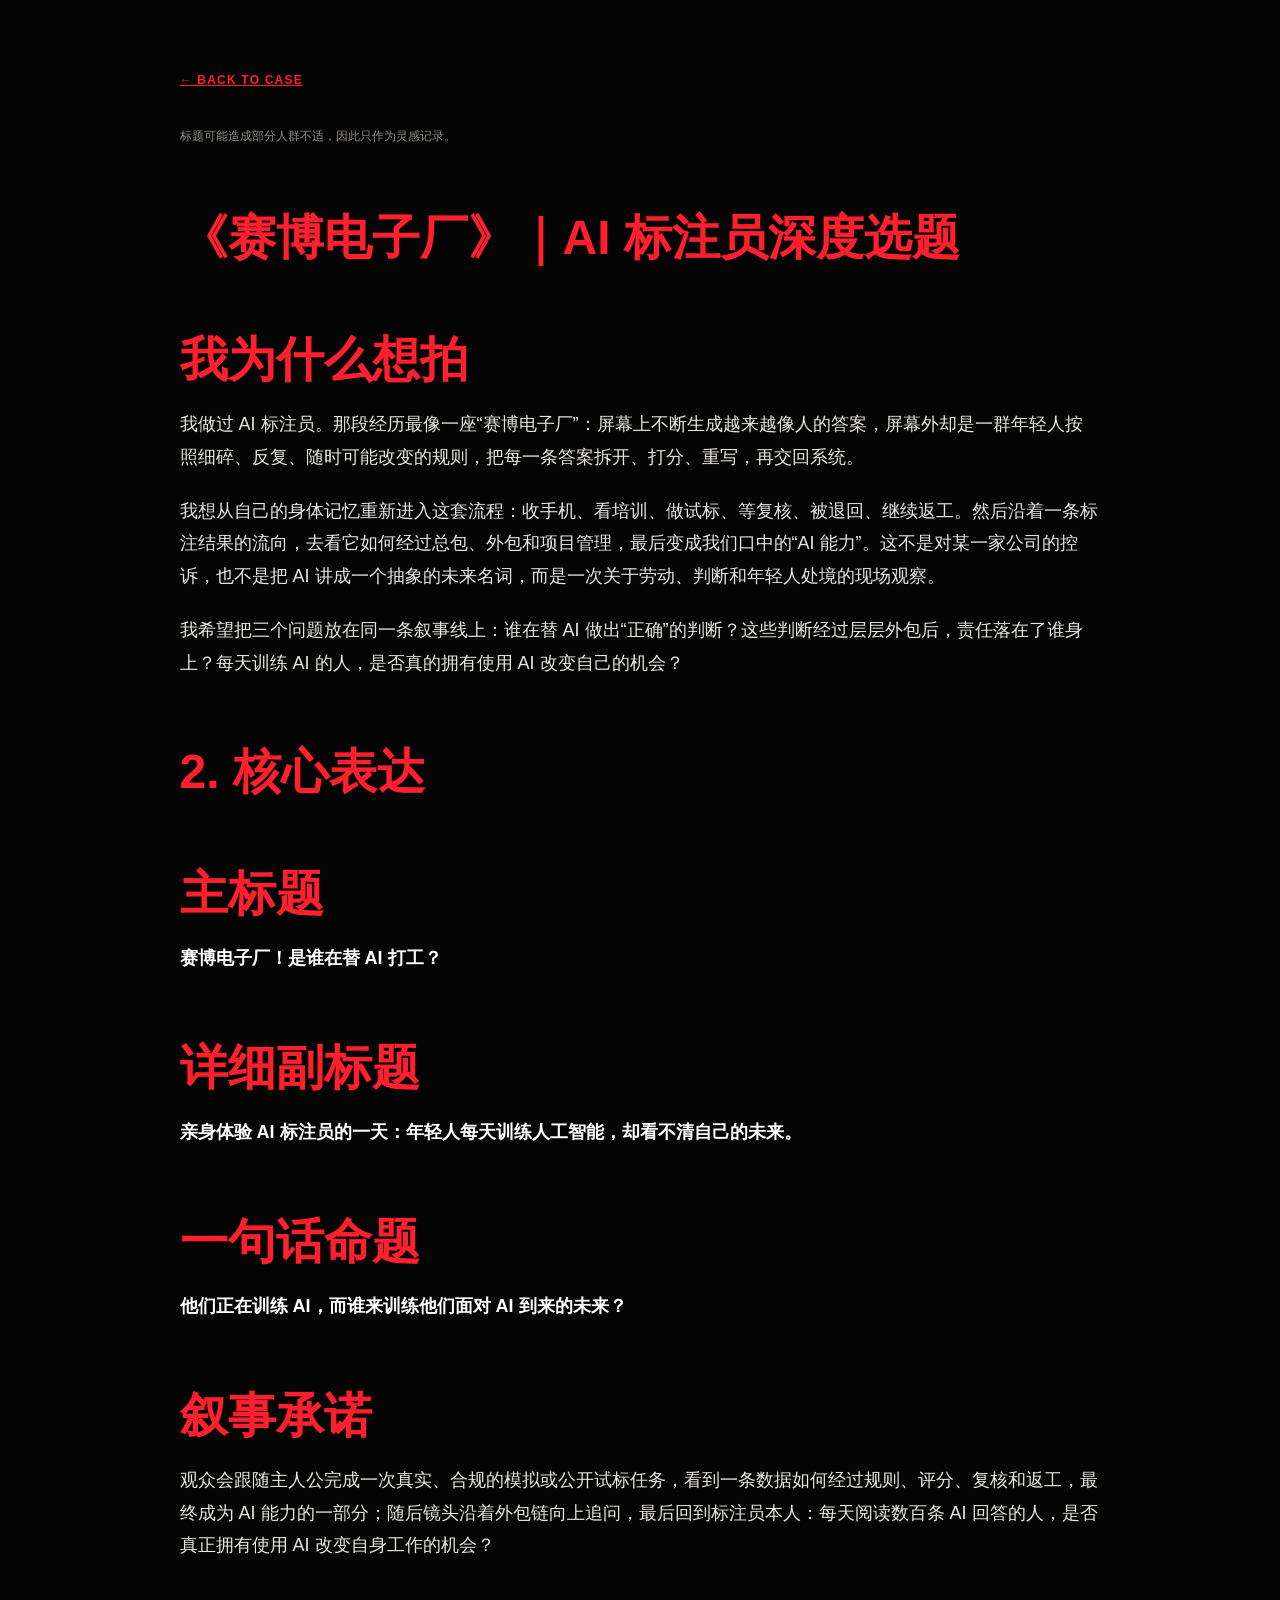
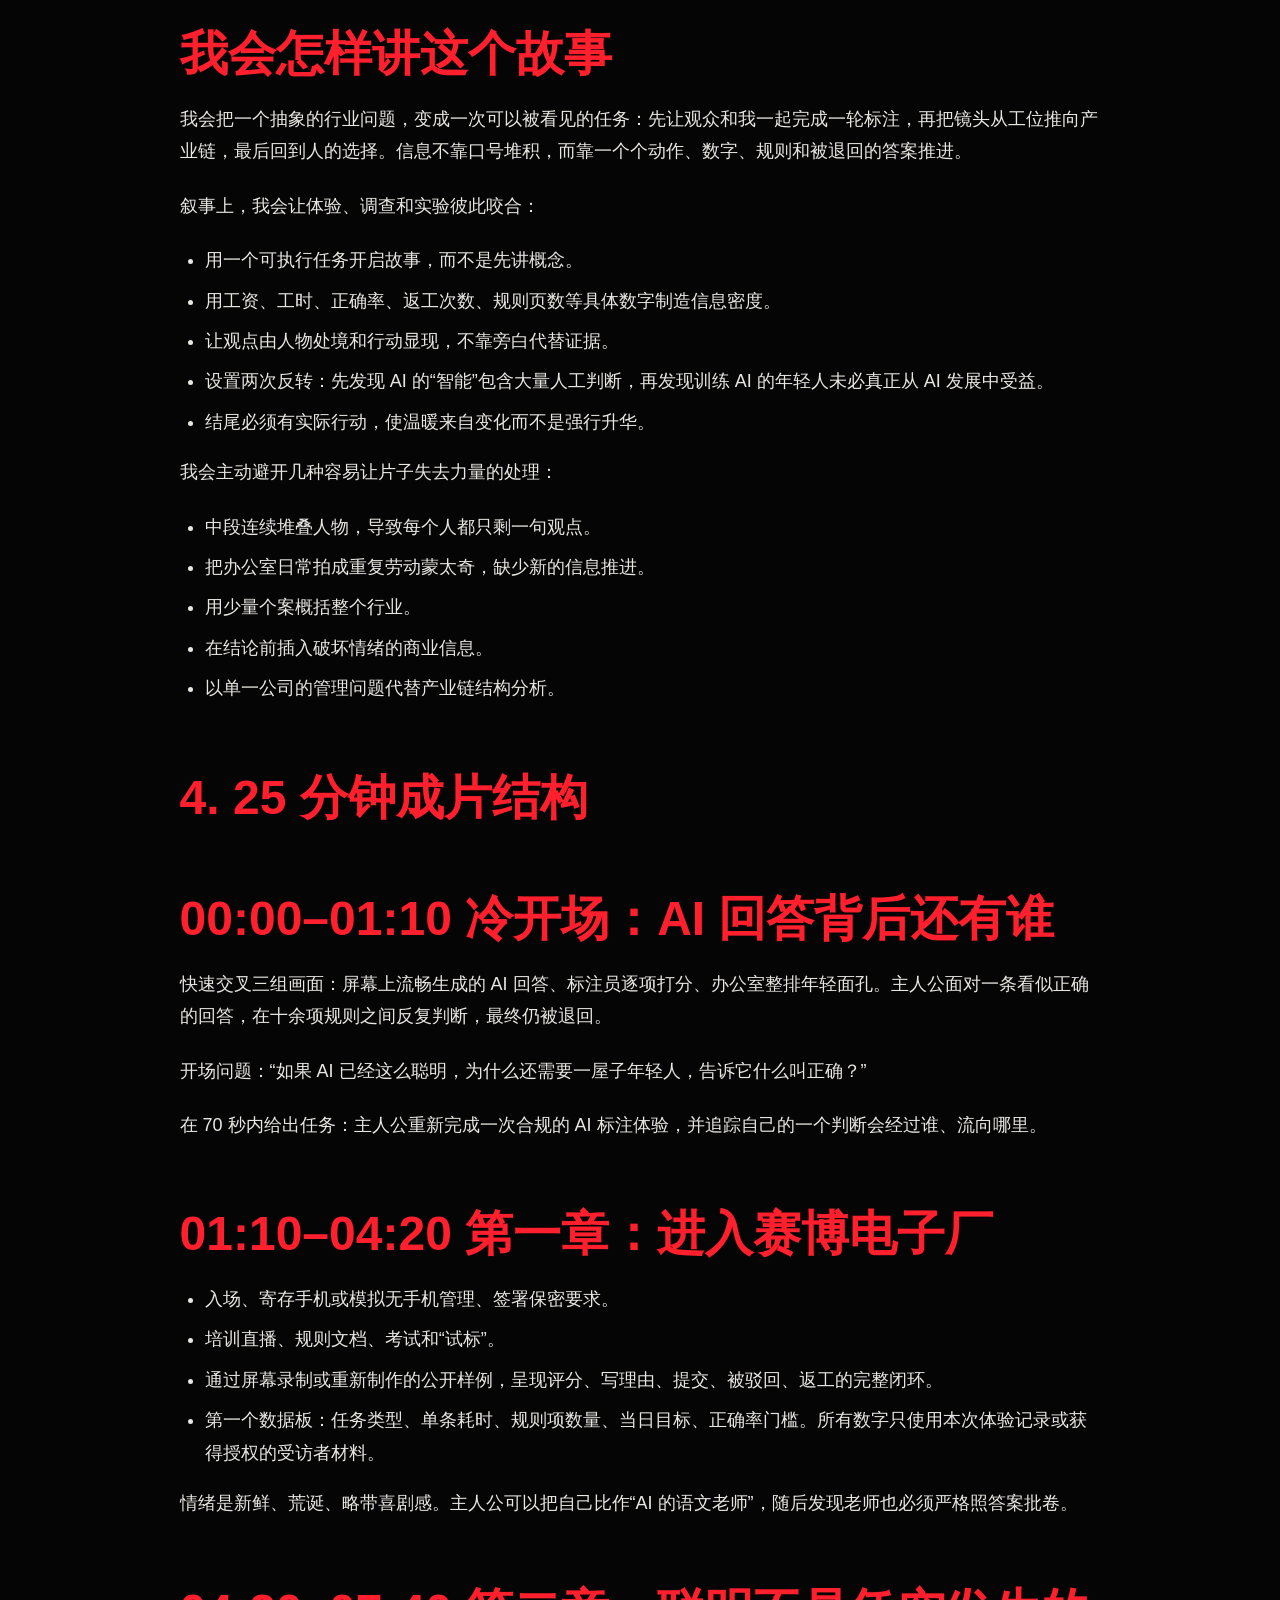
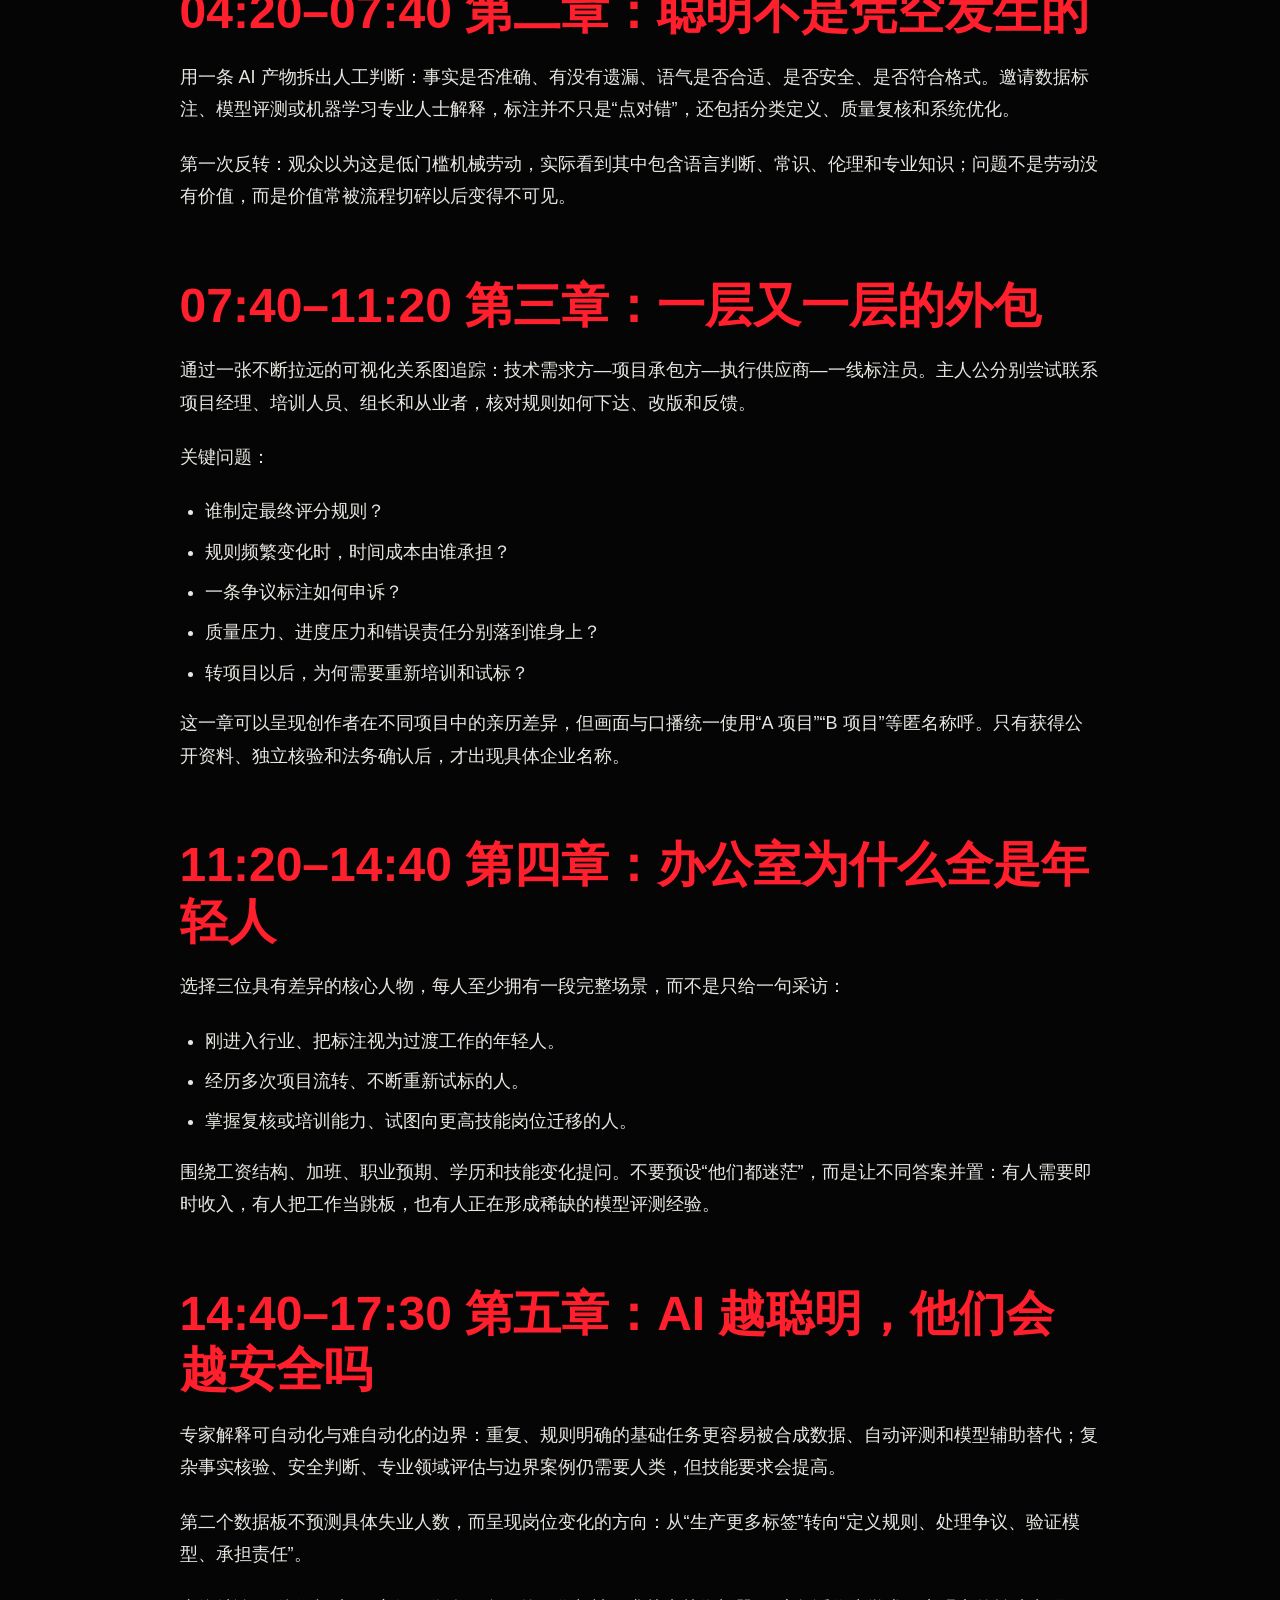
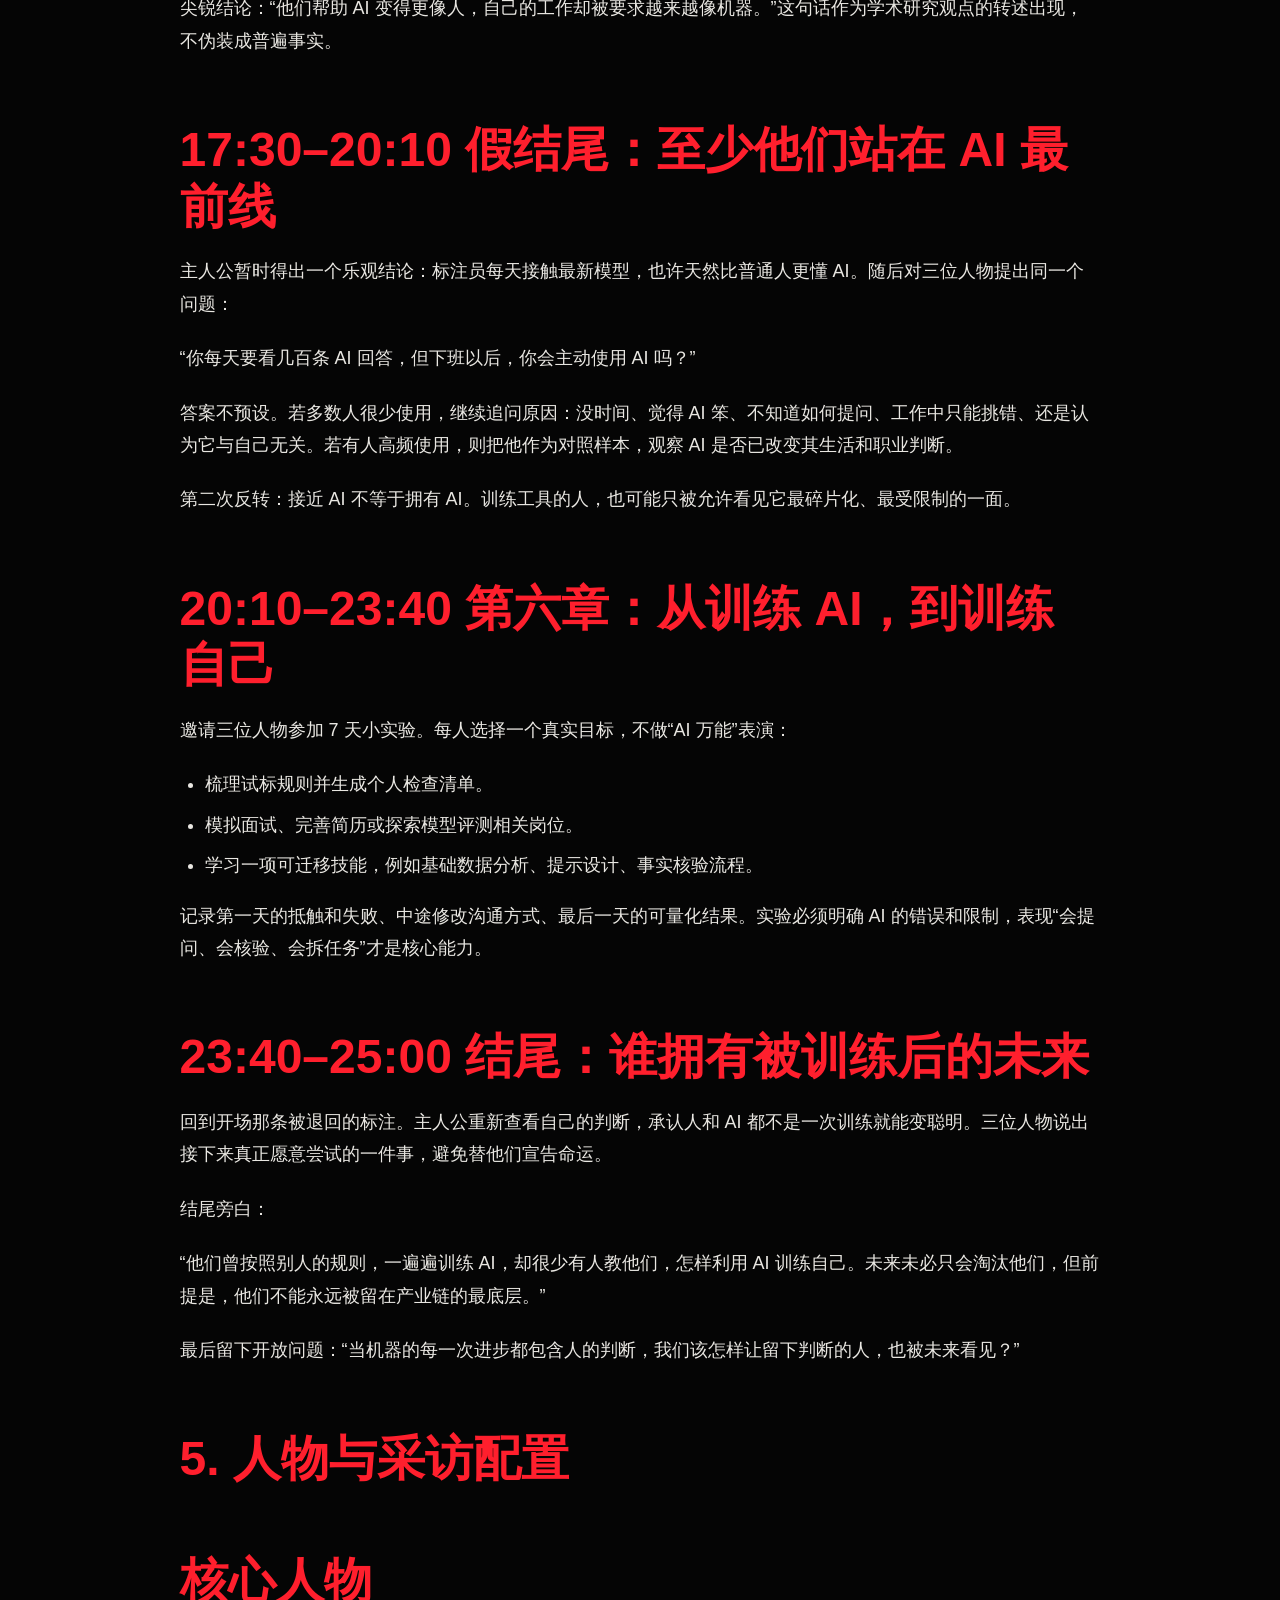
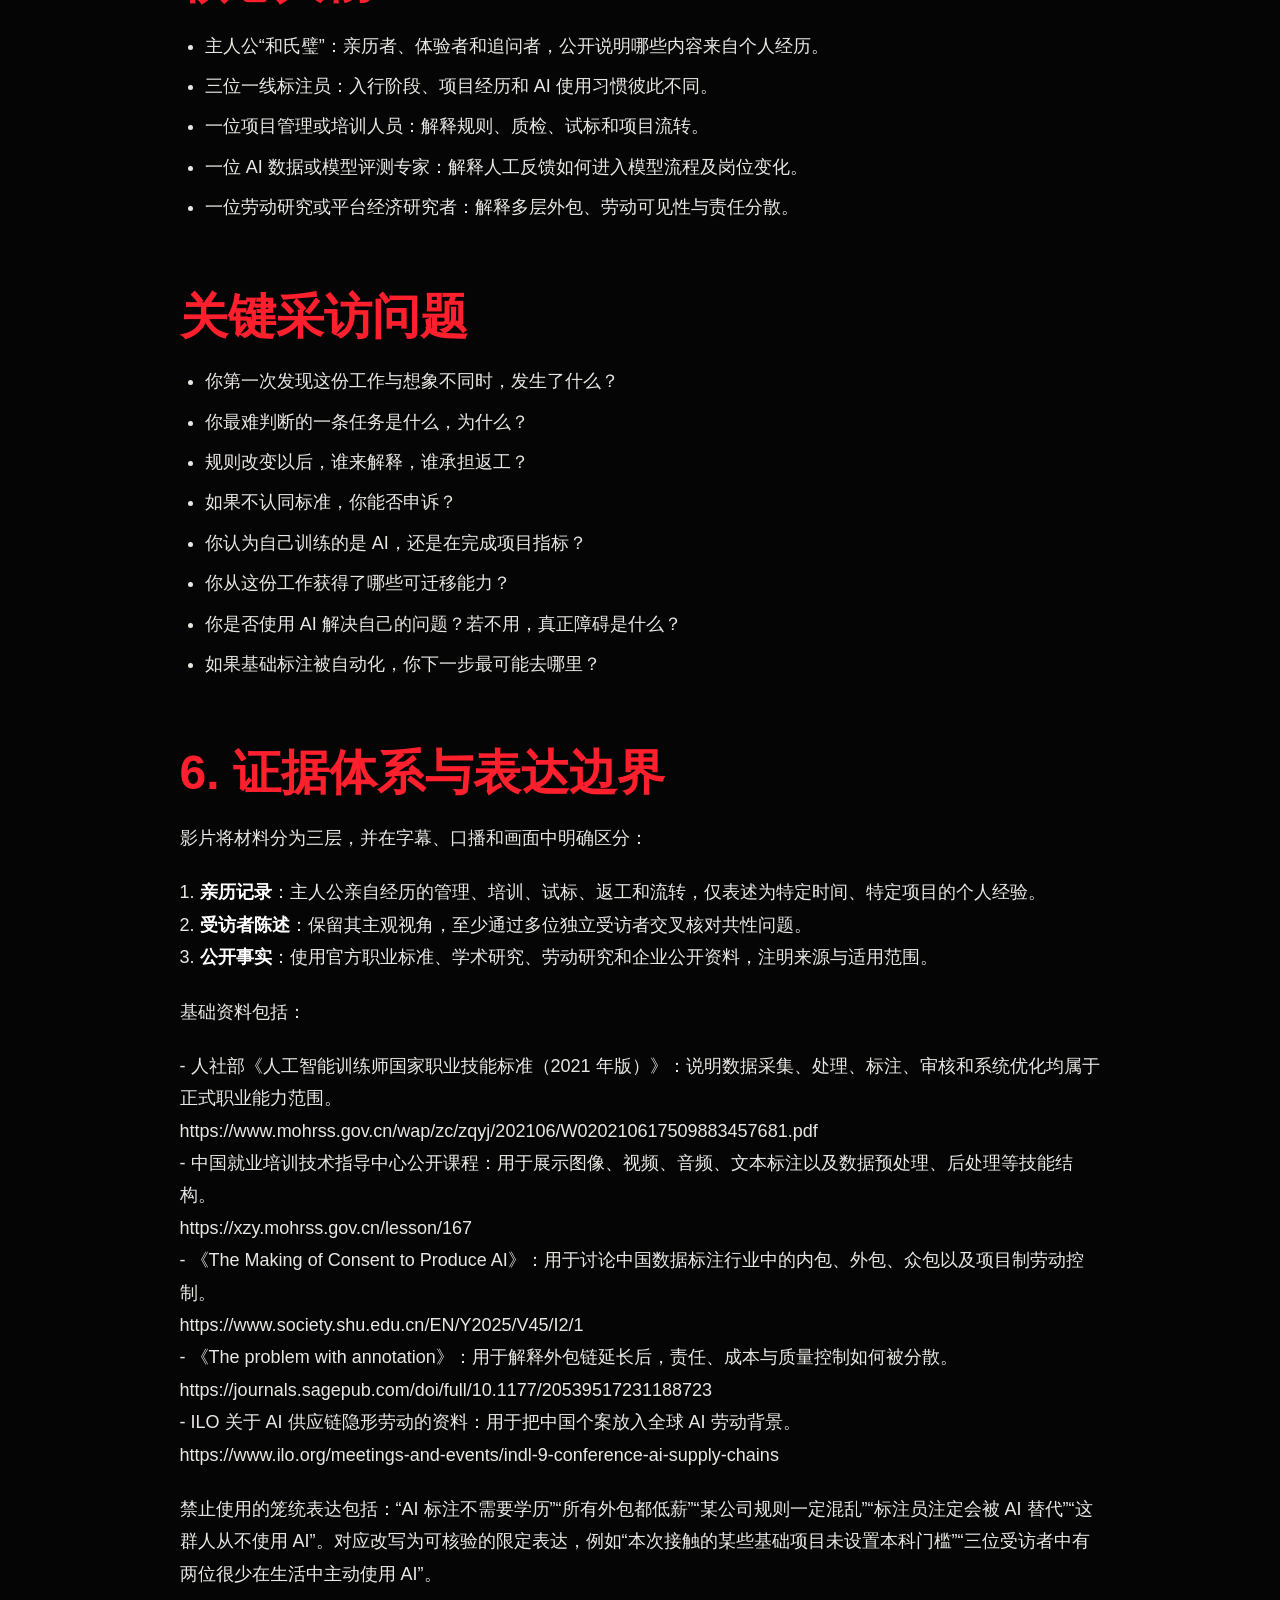
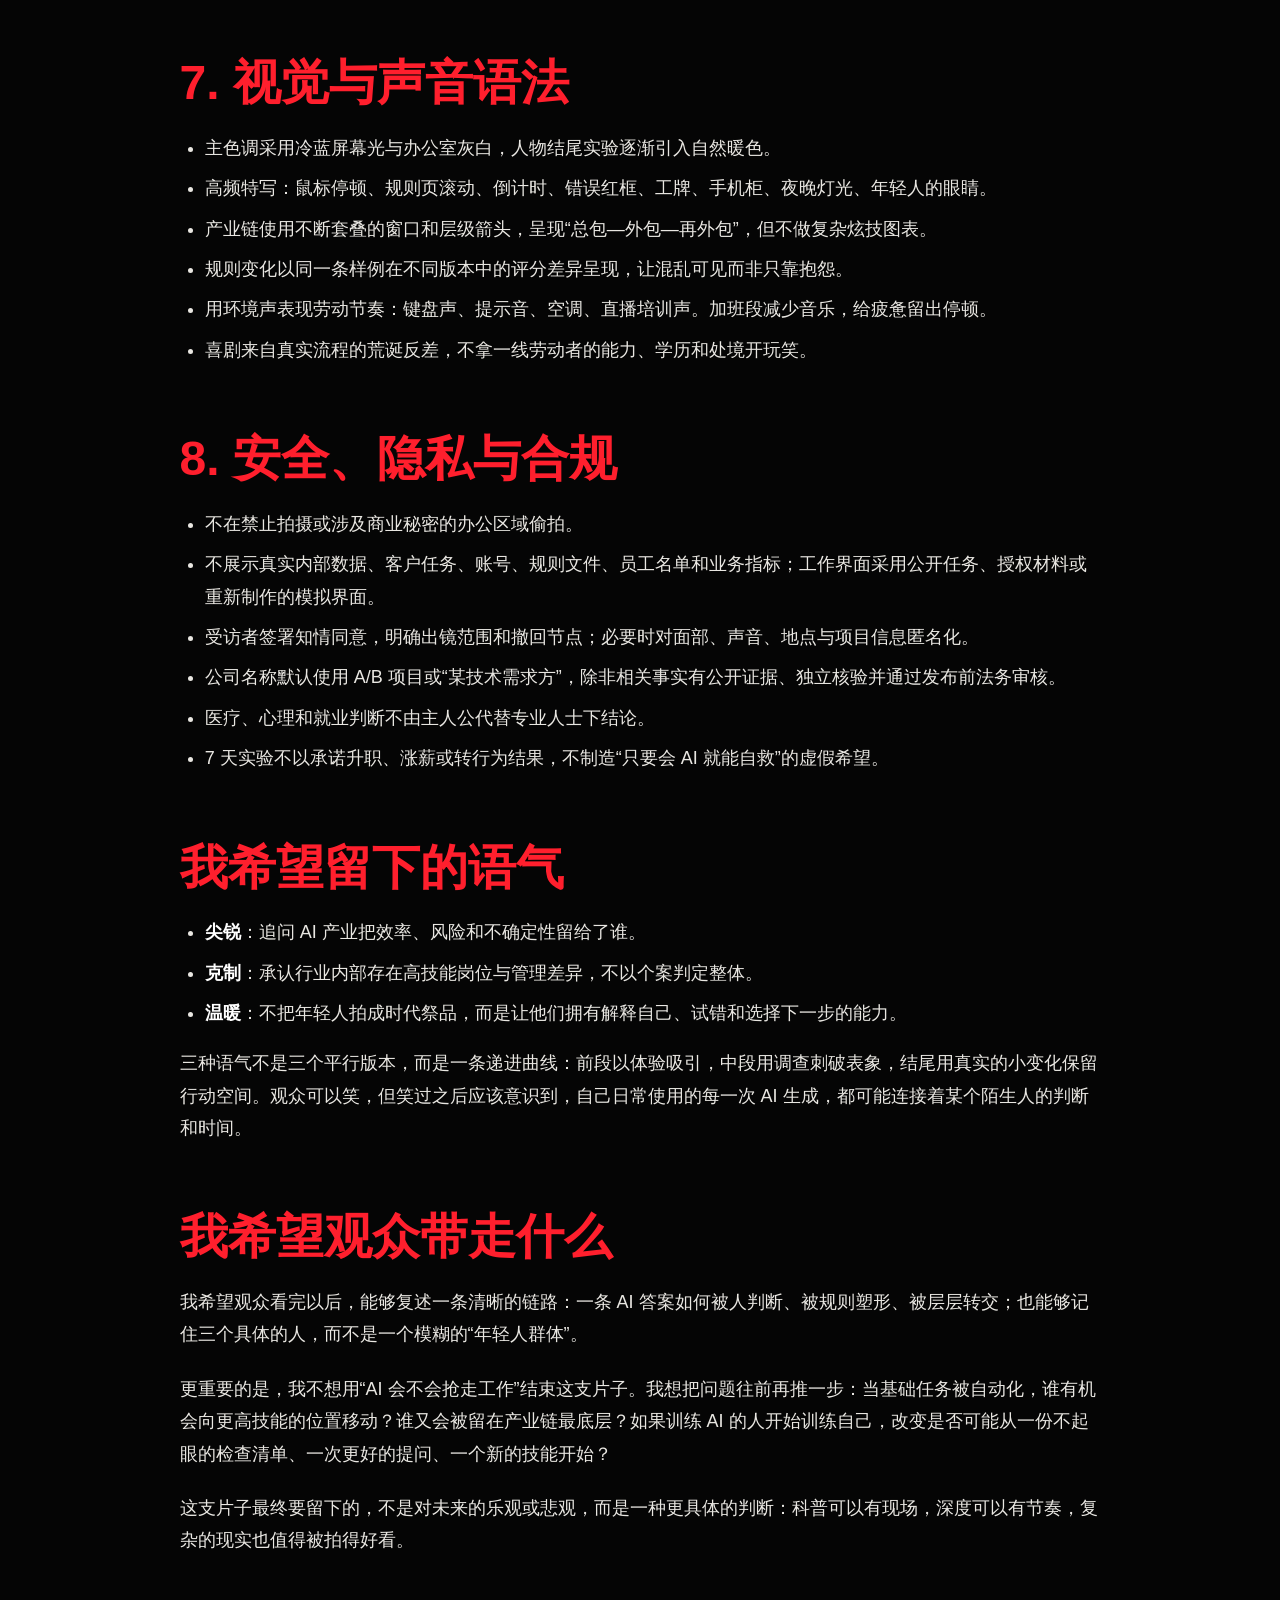
<file: content/ai-annotation-script-viewer.html>
<!doctype html>
<html lang="zh-CN">
  <head>
    <meta charset="UTF-8" />
    <meta name="viewport" content="width=device-width,initial-scale=1" />
    <title>《赛博电子厂》｜完整视频文字稿</title>
    <style>
      :root { color-scheme: dark; }
      * { box-sizing: border-box; }
      body { margin: 0; background: #050505; color: #e9e7e2; font-family: Arial, "Microsoft YaHei", sans-serif; }
      main { max-width: 1100px; margin: 0 auto; padding: 70px 7vw 120px; }
      a { color: #ff1f2d; }
      .back { font-size: 12px; font-weight: 800; letter-spacing: .1em; }
      .warning { margin: 40px 0 0; color: #8e8b87; font-size: 12px; }
      .script { margin-top: 55px; font-size: 18px; line-height: 1.8; }
      .script h4 { font-size: clamp(28px, 4vw, 48px); line-height: 1.18; margin: 65px 0 20px; color: #ff1f2d; }
      .script p { margin: 0 0 22px; }
      .script strong { color: #fff; }
      .script ul { padding-left: 1.4em; }
      .script li { margin: 8px 0; }
    </style>
  </head>
  <body>
    <main>
      <a class="back" href="../index.html#ai-annotation">← BACK TO CASE</a>
      <p class="warning">标题可能造成部分人群不适，因此只作为灵感记录。</p>
      <div id="script" class="script">正在载入文字稿…</div>
    </main>
    <script type="module">
      import { renderScriptSection } from '../assets/js/case-script.js';
      const target = document.querySelector('#script');
      fetch('ai-annotation-script.md')
        .then(response => {
          if (!response.ok) throw new Error(response.status);
          return response.text();
        })
        .then(markdown => {
          target.innerHTML = renderScriptSection(markdown.replace(/^# /gm, '## '));
        })
        .catch(() => {
          target.textContent = '文字稿载入失败，请返回案例页重试。';
        });
    </script>
  </body>
</html>
</file>
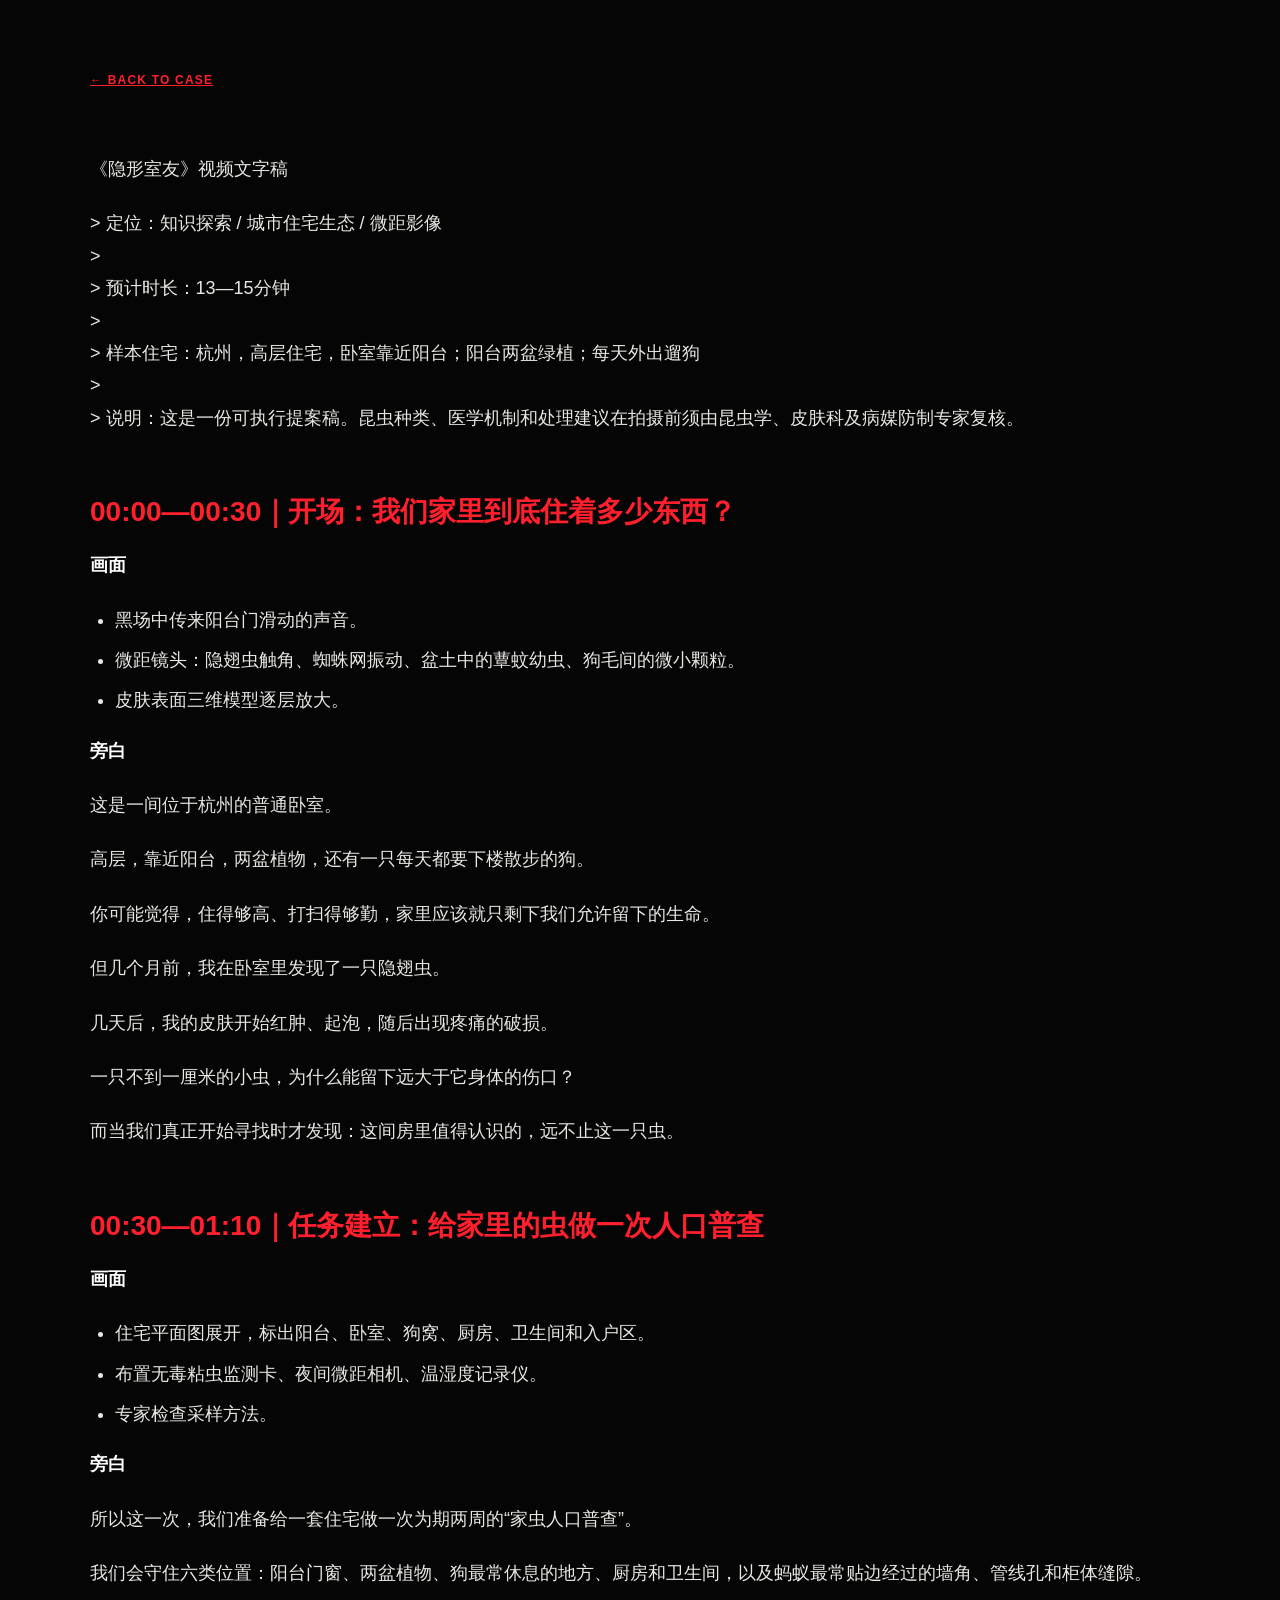
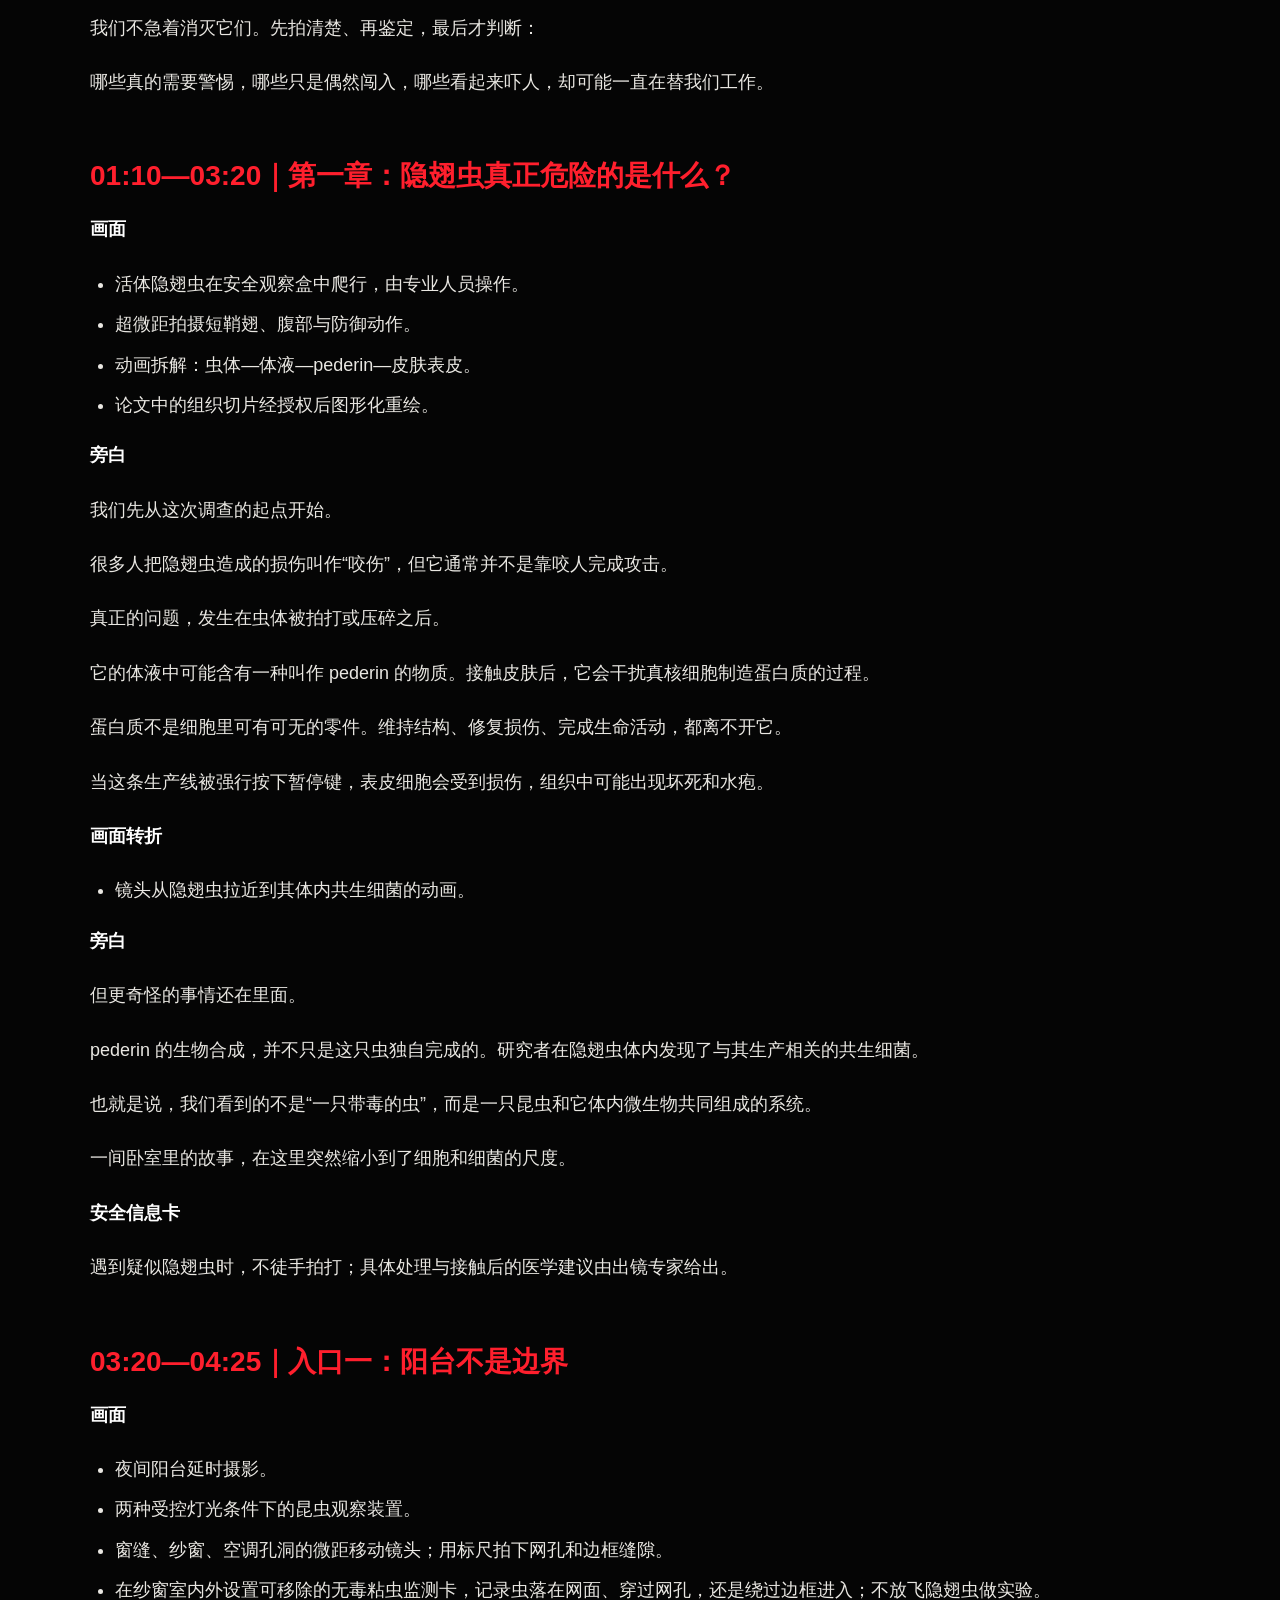
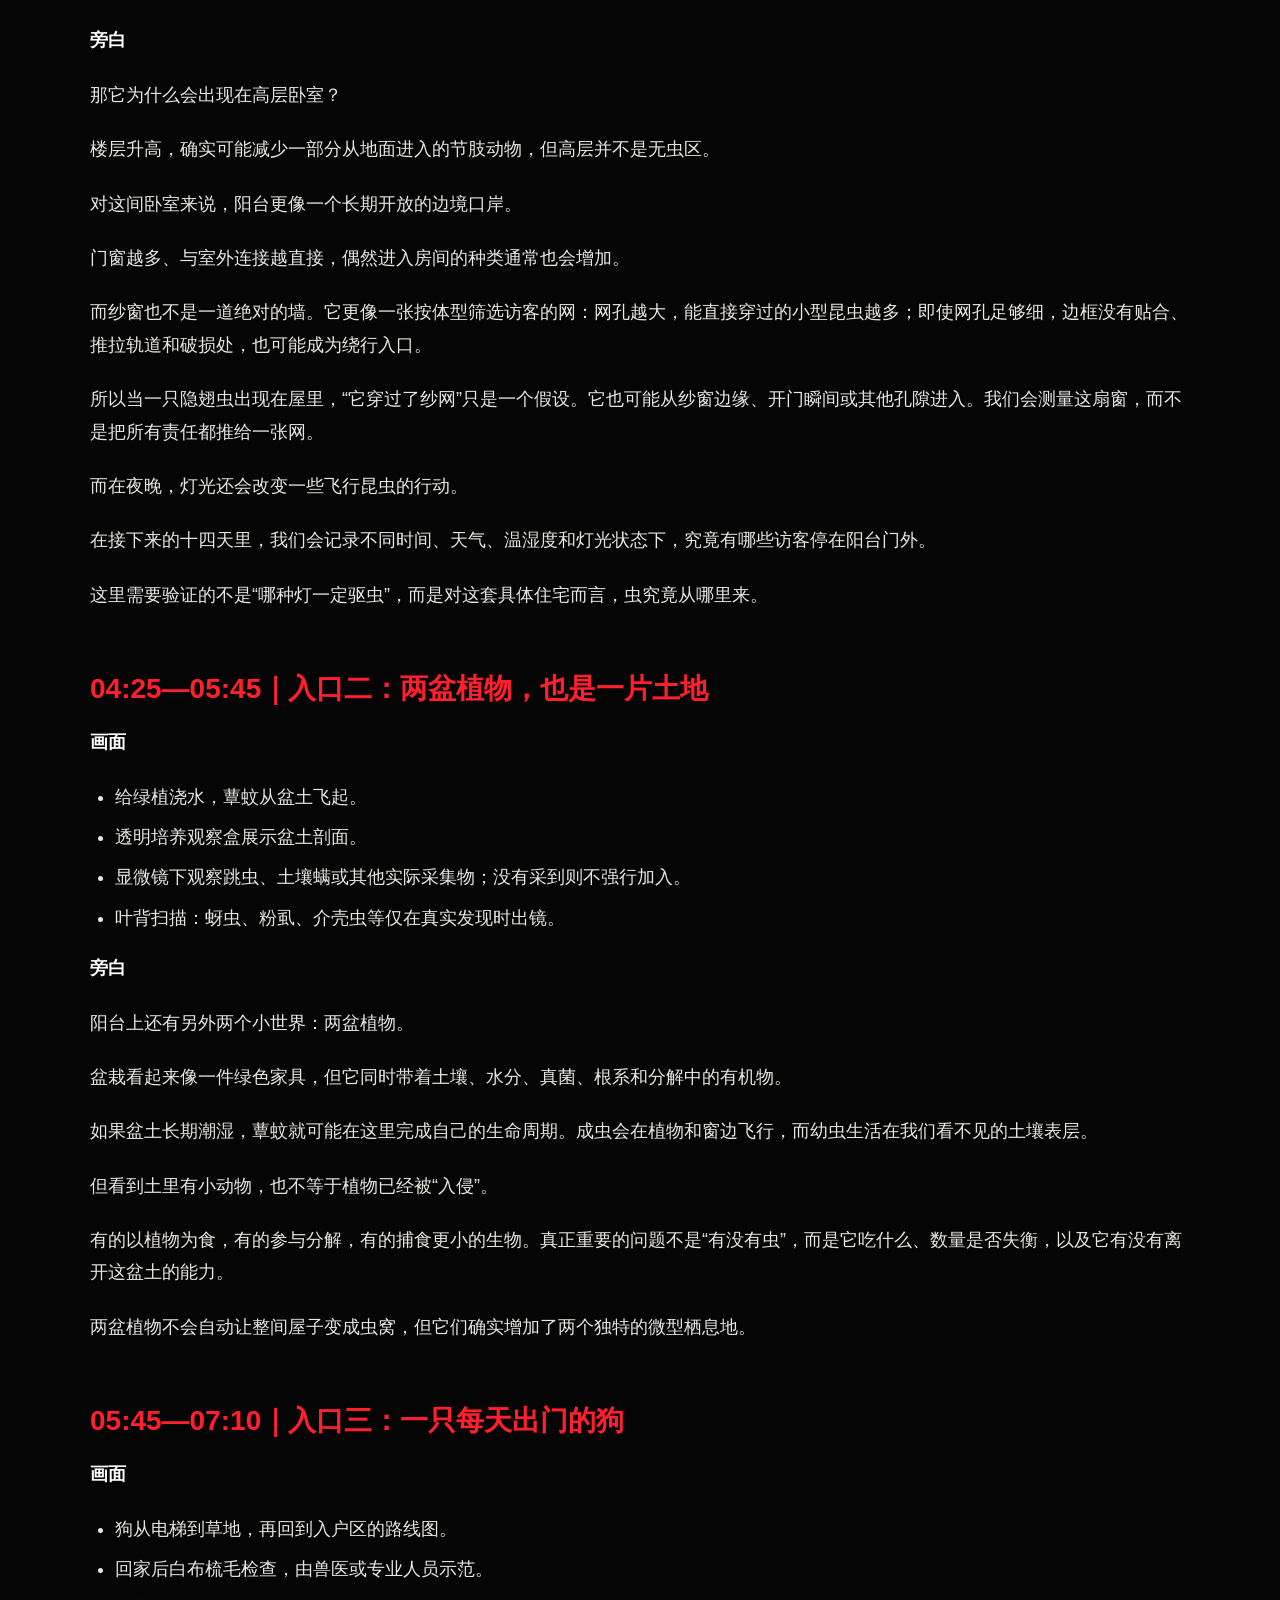
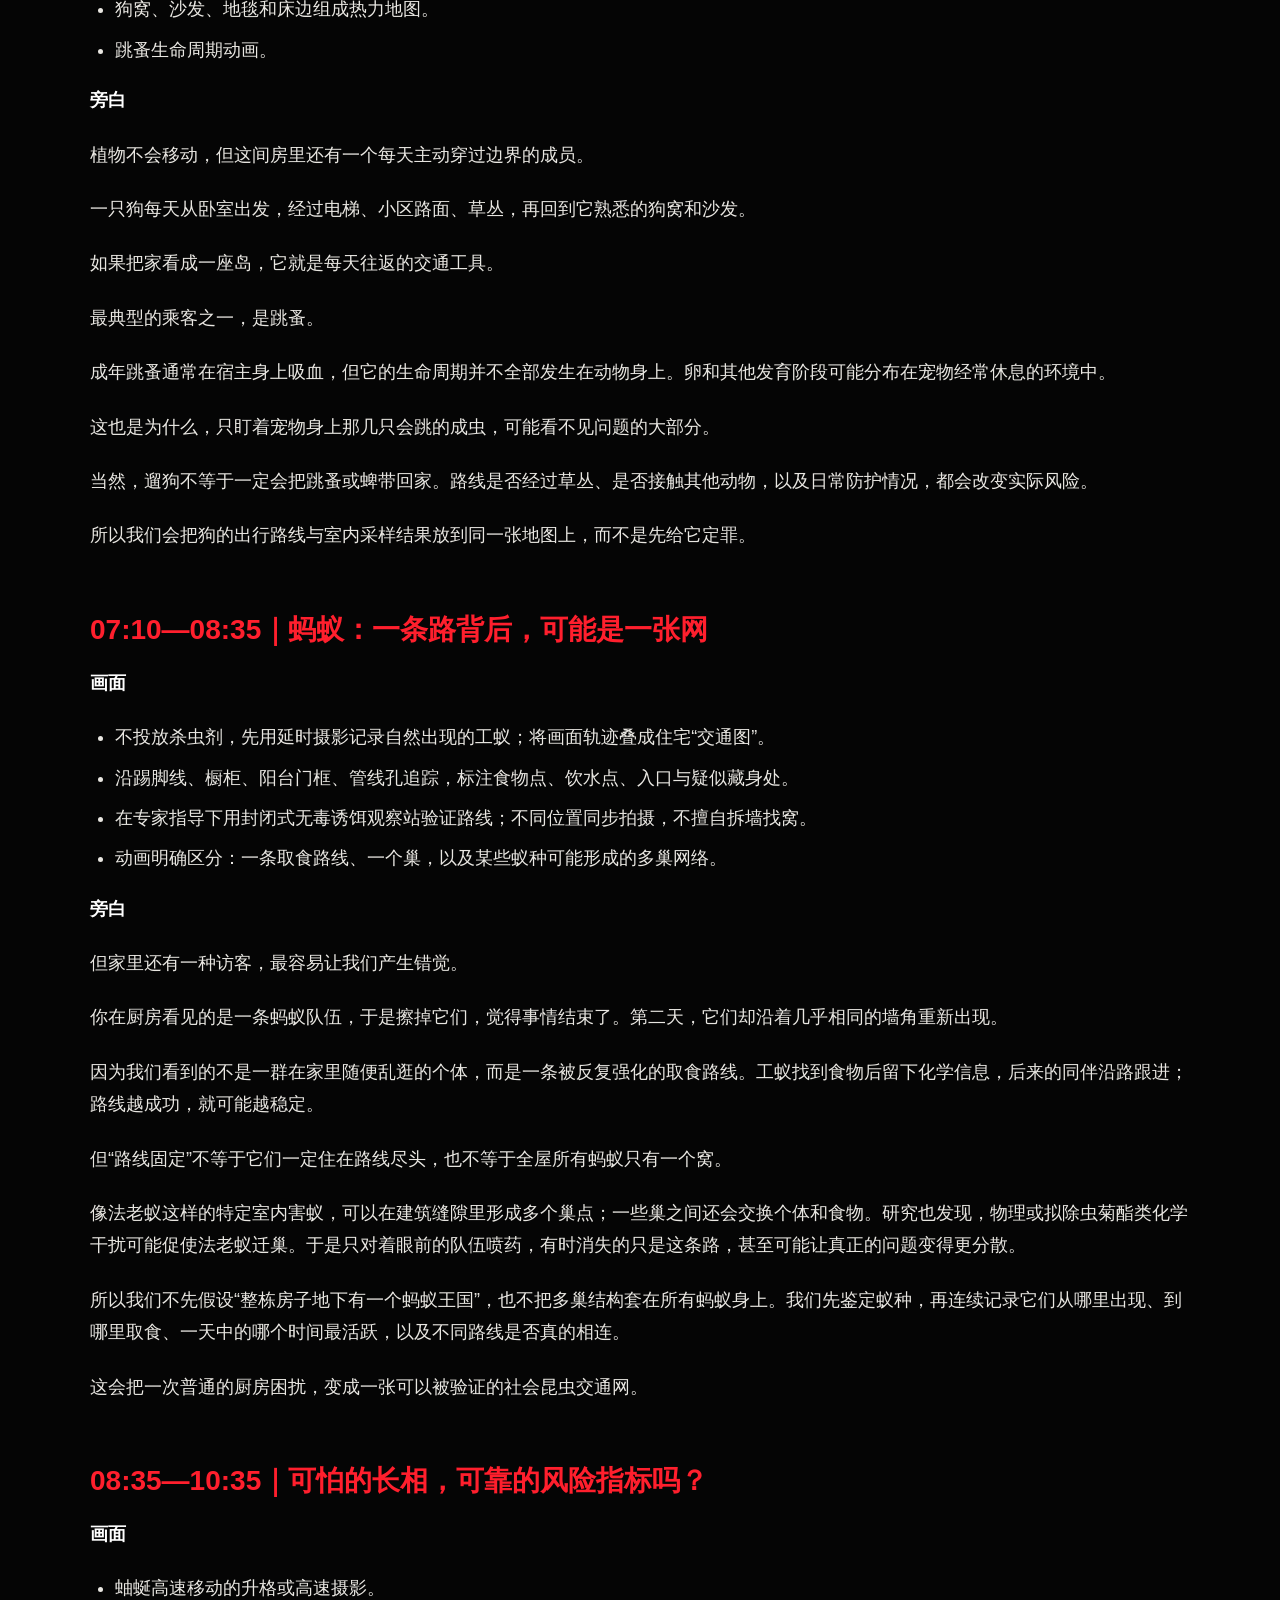
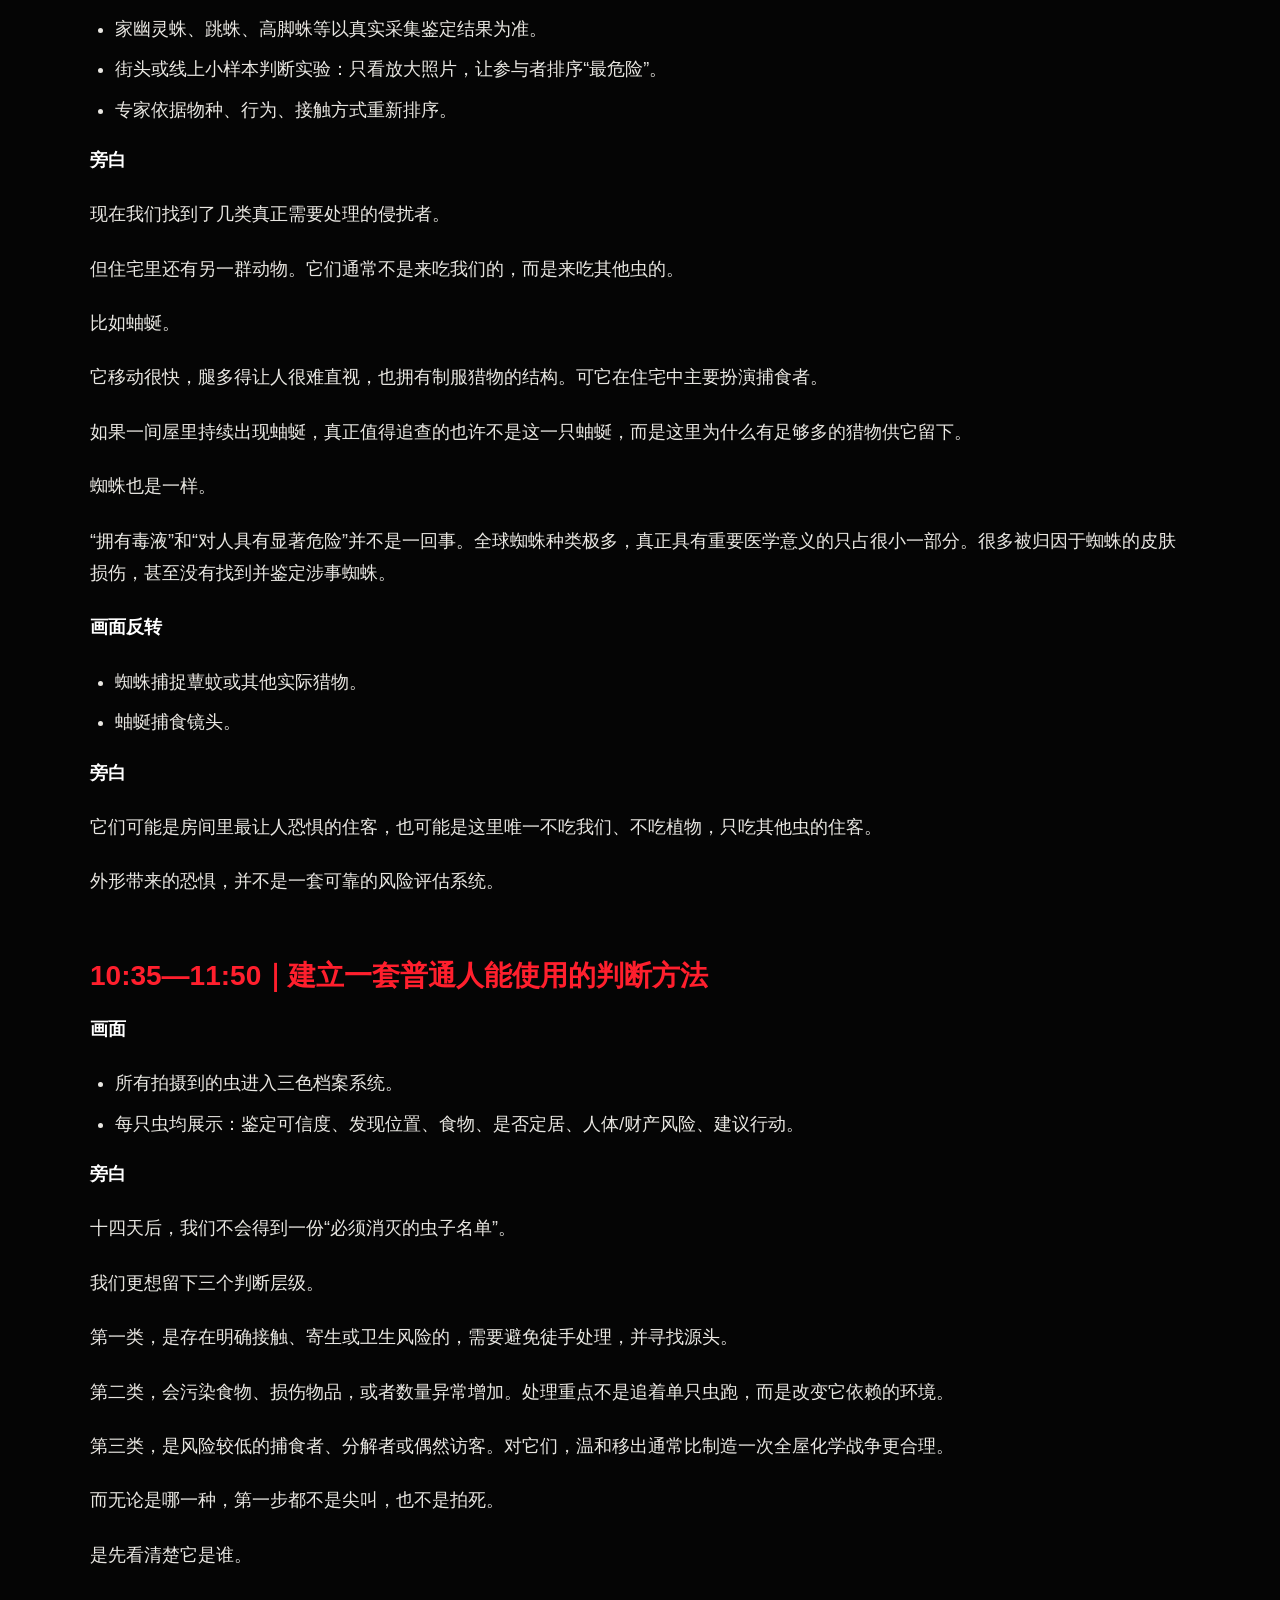
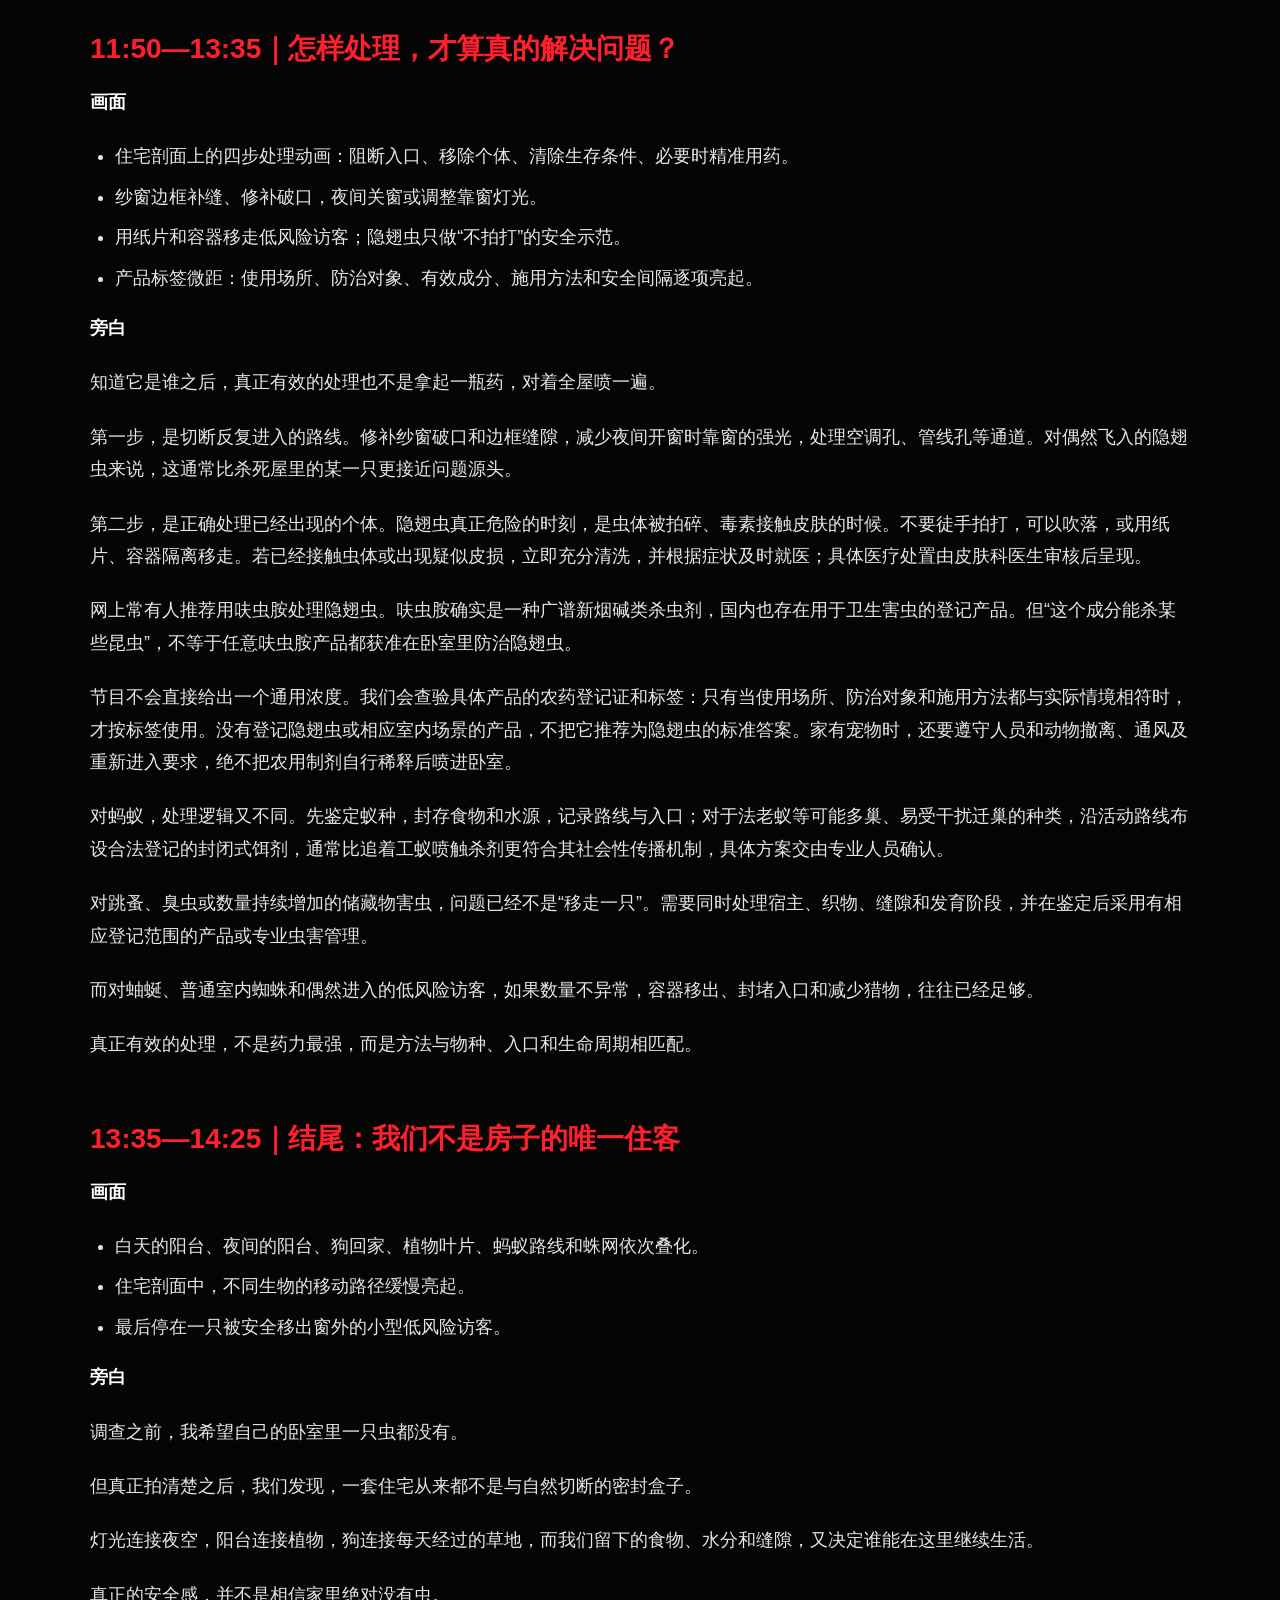
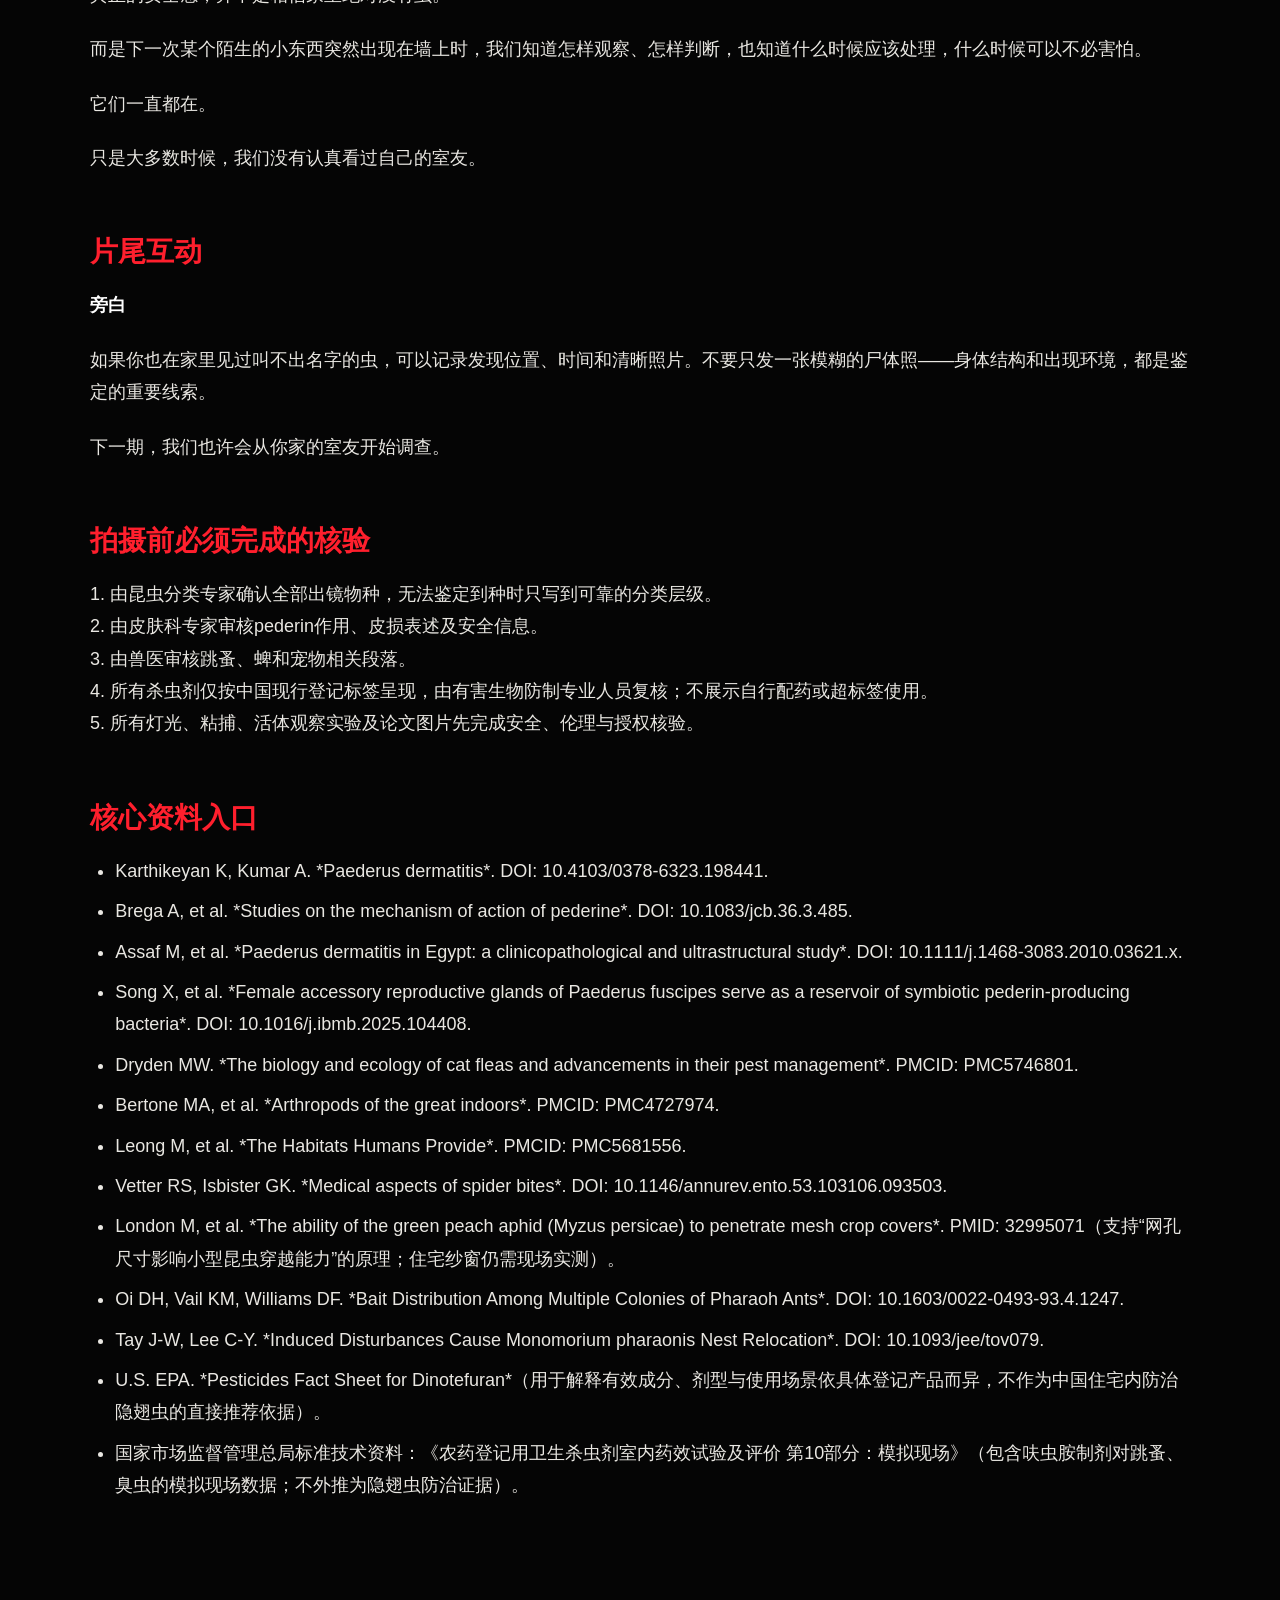
<file: content/invisible-roommate-script-viewer.html>
<!doctype html>
<html lang="zh-CN"><head><meta charset="UTF-8"><meta name="viewport" content="width=device-width,initial-scale=1"><title>隐形室友｜完整视频文字稿</title><style>body{margin:0;background:#050505;color:#e9e7e2;font-family:Arial,"Microsoft YaHei",sans-serif}main{max-width:1100px;margin:0 auto;padding:70px 7vw 120px}a{color:#ff1f2d}.back{font-size:12px;font-weight:800;letter-spacing:.1em}.script{margin-top:65px;font-size:18px;line-height:1.8}.script h4{font-size:28px;line-height:1.25;margin:60px 0 20px;color:#ff1f2d}.script p{margin:0 0 22px}.script strong{color:#fff}.script ul{padding-left:1.4em}.script li{margin:8px 0}</style></head><body><main><a class="back" href="../index.html#flagship">← BACK TO CASE</a><div id="script" class="script">正在载入文字稿…</div></main><script type="module">import { renderScriptSection } from '../assets/js/case-script.js'; const target=document.querySelector('#script'); fetch('invisible-roommate-script.md').then(r=>{if(!r.ok)throw new Error(r.status);return r.text()}).then(md=>{target.innerHTML=renderScriptSection(md)}).catch(()=>{target.textContent='文字稿载入失败，请返回案例页重试。'});</script></body></html>
</file>
<file: assets/css/portfolio.css>
:root {
  --red: #ff1f2d;
  --black: #050505;
  --panel: #353332;
  --white: #f2f1ee;
  --grey: #777;
  --pad: clamp(28px, 5vw, 100px);
}
* {
  box-sizing: border-box;
}
html {
  scroll-behavior: smooth;
  overflow-x: clip;
}
body {
  margin: 0;
  background: #050505;
  color: var(--white);
  font-family: Arial, "Microsoft YaHei", sans-serif;
  overflow-x: clip;
}
a {
  color: inherit;
  text-decoration: none;
}
button {
  font: inherit;
}
.chapter {
  position: relative;
  padding: 120px var(--pad);
}
.site-header {
  position: absolute;
  z-index: 20;
  inset: 0 0 auto;
  display: grid;
  grid-template-columns: 1fr 2fr 1fr;
  align-items: start;
  padding: 42px var(--pad);
  font-size: 12px;
  font-weight: 800;
}
.brand {
  font-size: 34px;
  font-style: italic;
}
.site-header nav {
  display: grid;
  grid-template-columns: repeat(4, 1fr);
  gap: 20px;
}
.site-header nav a {
  color: #777;
}
.site-header nav .active {
  color: #eee;
}
.site-header nav .active:before {
  content: "■";
  color: var(--red);
  font-size: 8px;
  margin-right: 7px;
}
.header-cta {
  justify-self: end;
  border: 1px solid #444;
  padding: 18px 25px;
  min-width: 190px;
}
.hero {
  min-height: 100vh;
  background: #030303;
  display: grid;
  place-items: center;
  overflow: hidden;
}
.hero-dot-grid {
  position: absolute;
  inset: 0;
  width: 100%;
  height: 100%;
  pointer-events: none;
}
.hero-dot-grid { z-index: 1; opacity: 1; }
.hero-glass-overlay {
  position: fixed;
  z-index: 12;
  inset: 0 0 auto;
  width: 100%;
  height: 59px;
  pointer-events: none;
  background: rgba(15, 15, 15, 0.5);
  background: linear-gradient(180deg, rgba(18,18,20,.72), rgba(8,8,9,.42));
  box-shadow: 0 18px 42px rgba(0, 0, 0, 0.18);
  -webkit-backdrop-filter: blur(42px) saturate(140%);
  backdrop-filter: blur(42px) saturate(140%);
}
.hero-object {
  position: absolute;
  z-index: 0;
  width: min(73vw, 1150px);
  height: 72vh;
  filter: contrast(140%);
  opacity: 0.67;
}
.hero-object i {
  position: absolute;
  background: radial-gradient(
    circle at 36% 27%,
    #393939 0,
    #101010 32%,
    #000 68%
  );
  border-radius: 48% 52% 45% 55%;
  box-shadow:
    inset 22px -30px 70px #000,
    0 0 70px #000;
}
.hero-object i:nth-child(1) {
  width: 52%;
  height: 68%;
  left: 4%;
  top: 8%;
  transform: rotate(24deg);
}
.hero-object i:nth-child(2) {
  width: 48%;
  height: 72%;
  right: 3%;
  top: 18%;
  transform: rotate(-28deg);
}
.hero-object i:nth-child(3) {
  width: 38%;
  height: 48%;
  left: 31%;
  bottom: 4%;
  transform: rotate(16deg);
}
.hero-object i:nth-child(4) {
  width: 28%;
  height: 38%;
  right: 24%;
  top: 4%;
}
.hero-center {
  position: relative;
  text-align: center;
  width: 100%;
  z-index: 2;
}
.hero-kicker {
  display: inline-block;
  background: var(--red);
  color: #050505;
  margin: 0 0 22px;
  padding: 4px 6px;
  font-weight: 800;
  font-size: 12px;
}
.hero-title {
  margin: 0 auto;
  width: max-content;
  max-width: 90vw;
  font-weight: 500;
  letter-spacing: -0.07em;
  line-height: 0.94;
  font-size: clamp(50px, 6.7vw, 135px);
}
.hero-title__line {
  display: block;
  background: var(--red);
  color: #050505;
  width: max-content;
  max-width: 90vw;
  padding: 0 0.08em;
  margin: 3px auto;
  min-height: 1em;
}
.hero-title__line--en {
  font-size: 0.72em;
}
.hero-corner {
  position: absolute;
  z-index: 2;
  bottom: 38px;
  font-size: 11px;
  font-weight: 800;
  line-height: 1.2;
}
.hero-corner.left {
  left: var(--pad);
}
.hero-corner.right {
  right: var(--pad);
  text-align: right;
}
.section-index {
  font-size: 11px;
  letter-spacing: 0.12em;
  font-weight: 800;
  color: var(--red);
}
.capabilities {
  padding-top: 42px;
}
.section-top {
  display: flex;
  justify-content: space-between;
  align-items: center;
  margin-bottom: 60px;
}
.mono-logo {
  font-size: 38px;
  font-weight: 900;
}
.mono-logo span {
  color: var(--red);
}
.capability-stack {
  border-top: 1px solid #202020;
}
.capability-fold {
  border-bottom: 1px solid #202020;
}
.capability-fold summary {
  list-style: none;
  cursor: pointer;
  display: grid;
  grid-template-columns: 1.2fr 1fr auto;
  align-items: center;
  gap: 30px;
  padding: 30px 0;
  font-size: 34px;
}
.capability-fold summary::-webkit-details-marker {
  display: none;
}
.capability-fold summary b {
  font-size: 11px;
  color: var(--red);
  vertical-align: top;
}
.capability-fold summary em {
  font-style: normal;
  font-size: 11px;
  color: #777;
}
.capability-fold summary i {
  font-style: normal;
  color: var(--red);
}
.capability-fold[open] summary i {
  transform: rotate(45deg);
}
.fold-body {
  display: grid;
  grid-template-columns: 1fr 340px;
  gap: 8vw;
  min-height: 360px;
  padding: 15px 0 55px;
}
.fold-body h3 {
  font-size: clamp(30px, 4vw, 66px);
  max-width: 760px;
  margin: 20px 0;
  letter-spacing: -0.05em;
}
.fold-body p {
  max-width: 650px;
  color: #aaa;
  line-height: 1.65;
}
.fold-body ul {
  columns: 2;
  padding: 0;
  list-style: none;
  color: #777;
  line-height: 2;
}
.fold-visual {
  position: relative;
  height: 300px;
  border-radius: 22px;
  background:
    radial-gradient(circle at 65% 38%, rgba(255, 31, 45, .28), transparent 34%),
    linear-gradient(145deg, #242326 0%, #101116 58%, #050506 100%);
  border: 1px solid rgba(255,255,255,.12);
  display: grid;
  place-items: center;
  overflow: hidden;
  isolation: isolate;
}
.fold-visual::before,
.fold-visual::after {
  content: '';
  position: absolute;
  inset: 12%;
  border: 1px solid rgba(255,255,255,.12);
  transform: rotate(-8deg);
  z-index: -1;
}
.fold-visual::after {
  inset: 24% 8%;
  border-color: rgba(255,31,45,.28);
  transform: rotate(12deg);
}
.fold-visual span {
  display: block;
  width: 105px;
  height: 105px;
  background: var(--red);
  border-radius: 50%;
  transition: opacity .45s ease, transform .65s ease;
}
.visual-keywords {
  position: absolute;
  inset: auto 20px 18px;
  color: var(--white);
  font-size: 13px;
  line-height: 1.35;
  letter-spacing: .12em;
  opacity: 0;
  transform: translateY(12px);
  transition: opacity .45s ease, transform .55s ease;
}
.capability-fold.is-keywords-only .fold-visual span,
.capability-fold.is-keywords-only .fold-visual::before,
.capability-fold.is-keywords-only .fold-visual::after { opacity: .2; }
.capability-fold.is-keywords-only .visual-keywords {
  opacity: 1;
  transform: translateY(0);
}
.visual-eye span {
  border-radius: 50% 0;
  transform: rotate(45deg);
  box-shadow: inset 0 0 0 34px #050505;
}
.visual-orbit span {
  background: transparent;
  border: 18px solid var(--red);
  box-shadow: 0 0 0 35px #050505;
}
.visual-split span {
  border-radius: 50%;
  background: linear-gradient(90deg, #000 46%, var(--red) 46% 54%, #000 54%);
}
.visual-frame span {
  background: transparent;
  border: 15px solid var(--red);
  border-radius: 0;
  transform: rotate(18deg);
}
.visual-cut span {
  background: linear-gradient(170deg, #000 0 45%, var(--red) 46% 54%, #000 55%);
}
.flagship {
  background: radial-gradient(circle at 78% 18%, #1a1c24 0%, #0a0a0a 42%, #050505 100%);
  border-top: 1px solid #222;
}
.section-bar {
  display: flex;
  justify-content: space-between;
  align-items: center;
}
.proposal-pill {
  border: 1px solid #555;
  padding: 10px 16px;
  border-radius: 99px;
  font-size: 11px;
}
.flagship-grid {
  display: grid;
  grid-template-columns: 0.8fr 1.5fr;
  gap: 5vw;
  margin-top: 70px;
  align-items: end;
}
.flagship-copy h2 {
  font-size: clamp(80px, 10vw, 180px);
  line-height: 0.72;
  letter-spacing: -0.09em;
  margin: 70px 0;
}
.flagship-copy .lead {
  color: #aaa;
  line-height: 1.6;
  font-size: 18px;
}
.flagship-copy a {
  display: inline-block;
  margin-top: 35px;
  color: var(--red);
  font-size: 12px;
}
.flagship-media {
  margin: 0;
}
.flagship-media img {
  width: 100%;
  display: block;
  filter: saturate(0.85) contrast(1.08);
}
.flagship-media figcaption {
  display: flex;
  justify-content: space-between;
  font-size: 10px;
  margin-top: 12px;
  color: #777;
}
.case-modules {
  margin-top: 100px;
  border-top: 1px solid #333;
}
.case-modules details {
  border-bottom: 1px solid #333;
}
.case-modules summary {
  list-style: none;
  cursor: pointer;
  padding: 26px 0;
  font-size: 30px;
}
.case-modules summary b {
  color: var(--red);
  font-size: 11px;
  margin-right: 30px;
}
.module-summary,
.script-section {
  margin-left: 65px;
  max-width: 850px;
  color: #aaa;
  line-height: 1.7;
}
.script-section {
  padding: 20px 0 35px;
  border-top: 1px solid #333;
}
.process {
  background: var(--red);
  color: #050505;
}
.process > h2,
.ideas-title,
.evidence > h2 {
  font-size: clamp(70px, 10vw, 190px);
  line-height: 0.82;
  letter-spacing: -0.08em;
  margin: 90px 0;
}
.process .section-index {
  color: #050505;
}
.process-list {
  border-top: 2px solid;
}
.process-list article {
  display: grid;
  grid-template-columns: 90px 1fr;
  border-bottom: 1px solid;
  padding: 18px 0;
  align-items: center;
}
.process-list h3 {
  margin: 0;
  font-size: clamp(42px, 6vw, 105px);
  letter-spacing: -0.06em;
}
.ideas {
  padding-left: 0;
  padding-right: 0;
  background: linear-gradient(180deg, #111216 0%, #070708 70%);
}
.ideas > .section-bar,
.ideas-title {
  margin-left: var(--pad);
  margin-right: var(--pad);
}
.rail-controls {
  display: none;
}
.idea-rail {
  display: grid;
  gap: clamp(40px, 8vw, 110px);
  overflow: visible;
  padding: 0 var(--pad) 40px;
}
.idea-card {
  width: min(100%, 980px);
  background: linear-gradient(145deg, rgba(30,32,38,.96), rgba(11,11,12,.98));
  border: 1px solid #292929;
  padding: 14px;
  opacity: 0.12;
  transform: translate3d(-42px, 72px, 0) rotate(0.6deg);
  transition:
    opacity 0.7s ease,
    transform 0.9s cubic-bezier(0.2, 0.75, 0.2, 1);
  will-change: transform, opacity;
}
.idea-card:nth-child(even) {
  justify-self: end;
  transform: translate3d(42px, 72px, 0) rotate(-0.6deg);
}
.idea-card.is-floated {
  opacity: 1;
  transform: translate3d(0, 0, 0) rotate(0);
}
.idea-card__media {
  height: 380px;
  background: #343231;
  display: grid;
  place-items: center;
  color: #777;
  font-size: 11px;
}
.idea-card__media img {
  width: 100%;
  height: 100%;
  object-fit: cover;
}
.idea-card__meta {
  display: flex;
  justify-content: space-between;
  align-items: center;
  margin-top: 16px;
  font-size: 10px;
}
.idea-card__meta p:last-child {
  display: flex;
  gap: 7px;
}
.idea-card__meta span {
  border: 1px solid #555;
  border-radius: 99px;
  padding: 5px 8px;
}
.idea-card__meta span:first-child {
  background: var(--red);
  color: #050505;
  border-color: var(--red);
}
.idea-card h3 {
  font-size: clamp(45px, 5vw, 78px);
  letter-spacing: -0.06em;
  margin: 65px 0;
}
.idea-card dl {
  border-top: 1px solid #333;
}
.idea-card dl div {
  display: grid;
  grid-template-columns: 70px 1fr;
  border-bottom: 1px solid #333;
  padding: 13px 0;
}
.idea-card dt {
  color: var(--red);
  font-size: 11px;
}
.idea-card dd {
  margin: 0;
  color: #aaa;
  line-height: 1.5;
}
.evidence {
  background: radial-gradient(circle at 20% 15%, #1a1a20, #111 48%, #080808 100%);
}
.evidence h2 span {
  color: var(--red);
}
.evidence-grid {
  display: grid;
  grid-template-columns: repeat(4, 1fr);
  border-top: 1px solid #444;
}
.evidence-grid article {
  padding: 35px 15px;
  border-bottom: 1px solid #444;
}
.evidence-grid strong {
  font-size: clamp(55px, 7vw, 110px);
  color: var(--red);
}
.evidence-list {
  margin-top: 80px;
  border-block: 1px solid #444;
  padding: 25px 0;
}
.about {
  min-height: 100vh;
  background: var(--red);
  color: #050505;
  display: flex;
  flex-direction: column;
}
.about .section-index {
  color: #050505;
}
.about h2 {
  font-size: clamp(120px, 22vw, 380px);
  letter-spacing: -0.12em;
  line-height: 0.75;
  margin: auto 0 80px;
}
.about-copy {
  display: grid;
  grid-template-columns: 2fr 1fr;
  gap: 12vw;
  font-size: 24px;
  font-weight: 700;
}
.back-top {
  align-self: end;
  margin-top: 70px;
}
.reveal {
  opacity: 1;
}
html.motion-ready .reveal {
  opacity: 0.08;
  transform: translateY(35px);
  transition: 0.8s;
}
html.motion-ready .reveal.is-visible {
  opacity: 1;
  transform: none;
}
.sr-only {
  position: absolute;
  width: 1px;
  height: 1px;
  overflow: hidden;
  clip: rect(0, 0, 0, 0);
}
@media (prefers-reduced-motion: reduce) {
  html {
    scroll-behavior: auto;
  }
  .reveal {
    opacity: 1 !important;
    transform: none !important;
  }
  .idea-card {
    opacity: 1 !important;
    transform: none !important;
    transition: none !important;
  }
}
@media (max-width: 900px) {
  .hero-dot-grid { display: none; }
  .hero-glass-overlay {
    height: 50px;
    -webkit-backdrop-filter: blur(30px) saturate(135%);
    backdrop-filter: blur(30px) saturate(135%);
  }
  .site-header {
    grid-template-columns: 1fr 1fr;
  }
  .site-header nav {
    display: none;
  }
  .flagship-grid {
    grid-template-columns: 1fr;
  }
  .fold-body {
    grid-template-columns: 1fr 280px;
  }
  .evidence-grid {
    grid-template-columns: 1fr 1fr;
  }
}
</file>
<file: assets/css/image-fix.css>
.flagship-media img {
  width: 100%;
  height: auto;
}

.idea-card__question { margin: 26px 0 0; color: #aaa; font-size: 19px; line-height: 1.35; max-width: 90%; }
.idea-card__index { font-size: 12px; }
.idea-card__media.has-image img { object-fit: contain; background: #111; }
.idea-card h3 { margin: 65px 0; font-size: clamp(45px, 5vw, 78px); line-height: .92; }
.idea-card--new h3 { margin: 34px 0 65px; }
.idea-card--inspiration { min-height: 420px; }
.idea-card--inspiration h3 { margin: 32px 0 58px; }
.ideas--inspiration { background: #0a0a0a; }

.case-modules summary { position: relative; padding-right: 130px; }
.case-modules summary::after { content: 'OPEN ↗'; position: absolute; right: 0; top: 50%; transform: translateY(-50%); color: #777; font: 700 11px/1 Arial, sans-serif; letter-spacing: .08em; transition: color .2s ease, transform .2s ease; }
.case-modules summary:hover::after, .case-modules details[open] summary::after { color: var(--red); transform: translateY(-50%) translateX(-4px); }
</file>
<file: assets/css/rehearsal-study.css>
.process-heading {
  display: flex;
  align-items: center;
  justify-content: space-between;
  gap: 30px;
}

.process-note {
  margin: 0;
  font-size: 11px;
  font-weight: 800;
  letter-spacing: 0.1em;
  text-transform: uppercase;
}

.process-analysis-note {
  width: max-content;
  max-width: 100%;
  margin: -55px 0 105px auto;
  font-size: 13px;
  font-weight: 800;
  letter-spacing: 0.08em;
  text-align: right;
  text-transform: none;
}

.process-intro {
  display: grid;
  grid-template-columns: 1.5fr 1fr;
  gap: 8vw;
  margin: 0 0 90px;
  border-top: 2px solid;
  padding-top: 28px;
}

.process-intro p {
  margin: 0;
  max-width: 900px;
  font-size: clamp(17px, 1.55vw, 25px);
  line-height: 1.55;
}

.process-intro .process-lead {
  font-size: clamp(24px, 2.5vw, 44px);
  font-weight: 800;
  line-height: 1.25;
  letter-spacing: -0.035em;
}

.process-turn {
  margin: 0 0 110px;
  border: 2px solid #050505;
  padding: clamp(25px, 4vw, 65px);
}

.process-turn__label {
  margin: 0 0 60px;
  font-size: 11px;
  font-weight: 900;
  letter-spacing: 0.12em;
}

.process-turn__body {
  display: grid;
  grid-template-columns: 1.15fr 1fr;
  gap: 8vw;
}

.process-turn__body h3 {
  margin: 0;
  font-size: clamp(42px, 5.2vw, 92px);
  line-height: 0.95;
  letter-spacing: -0.065em;
}

.process-turn__body p,
.process-turn__climax p {
  margin: 0 0 22px;
  font-size: 17px;
  line-height: 1.7;
}

.process-turn__escalation {
  list-style: none;
  margin: 70px 0 0;
  padding: 0;
  border-top: 2px solid;
}

.process-turn__escalation li {
  display: grid;
  grid-template-columns: 70px 1fr;
  gap: 20px;
  border-bottom: 1px solid;
  padding: 18px 0;
}

.process-turn__escalation b {
  font-size: 12px;
}

.process-turn__escalation span {
  max-width: 980px;
  font-size: clamp(18px, 1.6vw, 26px);
  font-weight: 800;
  line-height: 1.35;
}

.process-turn__climax {
  display: grid;
  grid-template-columns: 1fr 1fr;
  gap: 8vw;
  margin-top: 70px;
}

.process-turn__climax strong {
  display: block;
  margin-top: 30px;
  font-size: clamp(28px, 3.2vw, 54px);
  line-height: 1.08;
  letter-spacing: -0.045em;
}

.process-step {
  border-bottom: 1px solid;
}

.process-step summary {
  list-style: none;
  cursor: pointer;
  display: grid;
  grid-template-columns: 90px minmax(220px, 0.8fr) 1fr auto;
  align-items: center;
  gap: 20px;
  padding: 18px 0;
}

.process-step summary::-webkit-details-marker {
  display: none;
}

.process-step summary::after {
  content: "＋";
  font-size: 26px;
  transition: transform 0.25s ease;
}

.process-step[open] summary::after {
  transform: rotate(45deg);
}

.process-step summary b {
  font-size: 12px;
}

.process-step summary h3 {
  margin: 0;
  font-size: clamp(42px, 6vw, 105px);
  letter-spacing: -0.06em;
}

.process-step summary span {
  font-size: 13px;
  font-weight: 700;
  line-height: 1.4;
}

.process-copy {
  display: grid;
  grid-template-columns: repeat(2, minmax(0, 1fr));
  gap: 18px 6vw;
  margin-left: 90px;
  padding: 15px 0 55px;
  max-width: 1180px;
}

.process-copy p {
  margin: 0;
  font-size: 16px;
  line-height: 1.7;
}

.process-copy blockquote {
  grid-column: 1 / -1;
  margin: 25px 0 0;
  border-left: 5px solid;
  padding: 6px 0 6px 25px;
  max-width: 900px;
  font-size: clamp(23px, 2.4vw, 40px);
  font-weight: 900;
  line-height: 1.25;
  letter-spacing: -0.03em;
}

.process-source {
  font-size: 13px !important;
  opacity: 0.72;
}

.process-copy a {
  text-decoration: underline;
  text-underline-offset: 3px;
}

.process-outro {
  display: grid;
  grid-template-columns: 1fr 1.2fr;
  gap: 8vw;
  margin-top: 100px;
  border-top: 2px solid;
  padding-top: 35px;
}

.process-outro p {
  margin: 0;
  font-size: 18px;
  line-height: 1.6;
}

.process-outro strong {
  font-size: clamp(28px, 3.3vw, 58px);
  line-height: 1.08;
  letter-spacing: -0.045em;
}

@media (max-width: 760px) {
  .process-heading,
  .process-intro,
  .process-turn__body,
  .process-turn__climax,
  .process-outro {
    grid-template-columns: 1fr;
  }

  .process-heading {
    align-items: flex-start;
    flex-direction: column;
  }

  .process-analysis-note {
    margin: -45px 0 75px auto;
    font-size: 11px;
  }

  .process-step summary {
    grid-template-columns: 48px 1fr auto;
  }

  .process-step summary span {
    display: none;
  }

  .process-copy {
    grid-template-columns: 1fr;
    margin-left: 48px;
  }

  .process-turn__escalation li {
    grid-template-columns: 42px 1fr;
  }
}

@media (prefers-reduced-motion: reduce) {
  .process-step summary::after {
    transition: none;
  }
}
</file>
<file: assets/css/ai-annotation-study.css>
.ai-study {
  background: #080b10;
  color: var(--white);
  border-top: 1px solid #202833;
}

.ai-study .section-index {
  margin: 0;
}

.ai-study__label {
  margin: 18px 0 0;
  color: #8796a8;
  font-size: 12px;
  letter-spacing: 0.12em;
  text-transform: uppercase;
}

.ai-study__hero {
  display: grid;
  grid-template-columns: minmax(0, 0.78fr) minmax(420px, 1.3fr);
  gap: clamp(38px, 6vw, 100px);
  align-items: end;
  margin-top: 70px;
}

.ai-study__copy h2 {
  margin: 0;
  font-size: clamp(58px, 7.8vw, 142px);
  line-height: 0.84;
  letter-spacing: -0.08em;
}

.ai-study__dek {
  margin: 46px 0 0;
  max-width: 650px;
  color: #aeb9c6;
  font-size: clamp(17px, 1.5vw, 23px);
  line-height: 1.65;
}

.ai-study__warning {
  display: block;
  margin-top: 24px;
  color: #788391;
  font-size: 11px;
  line-height: 1.6;
}

.ai-study__poster {
  margin: 0;
}

.ai-study__poster img {
  display: block;
  width: 100%;
  height: auto;
  border: 1px solid #263445;
  background: #06101c;
}

.ai-study__poster figcaption {
  display: flex;
  justify-content: space-between;
  gap: 20px;
  margin-top: 12px;
  color: #718094;
  font-size: 10px;
}

.ai-study__premise {
  display: grid;
  grid-template-columns: repeat(3, 1fr);
  gap: 1px;
  margin-top: 90px;
  background: #26303c;
  border: 1px solid #26303c;
}

.ai-study__premise article {
  padding: clamp(24px, 3vw, 44px);
  background: #0c1118;
}

.ai-study__premise b {
  color: var(--red);
  font-size: 11px;
  letter-spacing: 0.1em;
}

.ai-study__premise h3 {
  margin: 26px 0 16px;
  font-size: clamp(25px, 2.7vw, 46px);
  line-height: 1.12;
  letter-spacing: -0.04em;
}

.ai-study__premise p,
.ai-outline-copy,
.ai-study__notes p,
.ai-study__notes li {
  color: #9ba8b7;
  line-height: 1.72;
}

.ai-study__outline {
  margin-top: 105px;
  border-top: 1px solid #334052;
}

.ai-study__outline-heading {
  display: flex;
  justify-content: space-between;
  gap: 30px;
  align-items: end;
  margin-bottom: 40px;
}

.ai-study__outline-heading h3 {
  margin: 0;
  font-size: clamp(48px, 6vw, 104px);
  letter-spacing: -0.06em;
}

.ai-outline-step {
  border-bottom: 1px solid #334052;
}

.ai-outline-step summary {
  display: grid;
  grid-template-columns: 120px minmax(0, 1fr);
  gap: 24px;
  padding: 28px 0 18px;
  list-style: none;
  cursor: pointer;
}

.ai-outline-step summary::-webkit-details-marker {
  display: none;
}

.ai-outline-step summary b {
  color: var(--red);
  font-size: 12px;
}

.ai-outline-step summary h4 {
  margin: 0;
  font-size: clamp(28px, 4vw, 62px);
  line-height: 1;
  letter-spacing: -0.05em;
}

.ai-outline-copy {
  max-width: 900px;
  margin: 0 0 34px 144px;
}

.ai-study__notes {
  display: grid;
  grid-template-columns: repeat(3, 1fr);
  gap: 1px;
  margin-top: 90px;
  background: #26303c;
  border: 1px solid #26303c;
}

.ai-study__notes article {
  min-width: 0;
  padding: clamp(24px, 3vw, 42px);
  background: #0c1118;
}

.ai-study__notes h3 {
  margin: 0 0 22px;
  font-size: 26px;
}

.ai-study__notes ul {
  margin: 0;
  padding-left: 1.2em;
}

.ai-study__notes a {
  overflow-wrap: anywhere;
}

.ai-study__reader {
  display: inline-block;
  margin-top: 55px;
  padding: 17px 24px;
  border: 1px solid var(--red);
  color: var(--red);
  font-size: 12px;
  font-weight: 800;
  letter-spacing: 0.08em;
}

@media (max-width: 900px) {
  .ai-study__hero,
  .ai-study__premise,
  .ai-study__notes {
    grid-template-columns: 1fr;
  }

  .ai-study__poster {
    order: -1;
  }

  .ai-outline-step summary {
    grid-template-columns: 86px minmax(0, 1fr);
  }

  .ai-outline-copy {
    margin-left: 110px;
  }
}

@media (max-width: 560px) {
  .ai-study__hero {
    grid-template-columns: minmax(0, 1fr);
  }

  .ai-study__outline-heading,
  .ai-study__poster figcaption {
    align-items: flex-start;
    flex-direction: column;
  }

  .ai-outline-step summary {
    grid-template-columns: 1fr;
    gap: 10px;
  }

  .ai-outline-copy {
    margin-left: 0;
  }
}
</file>
